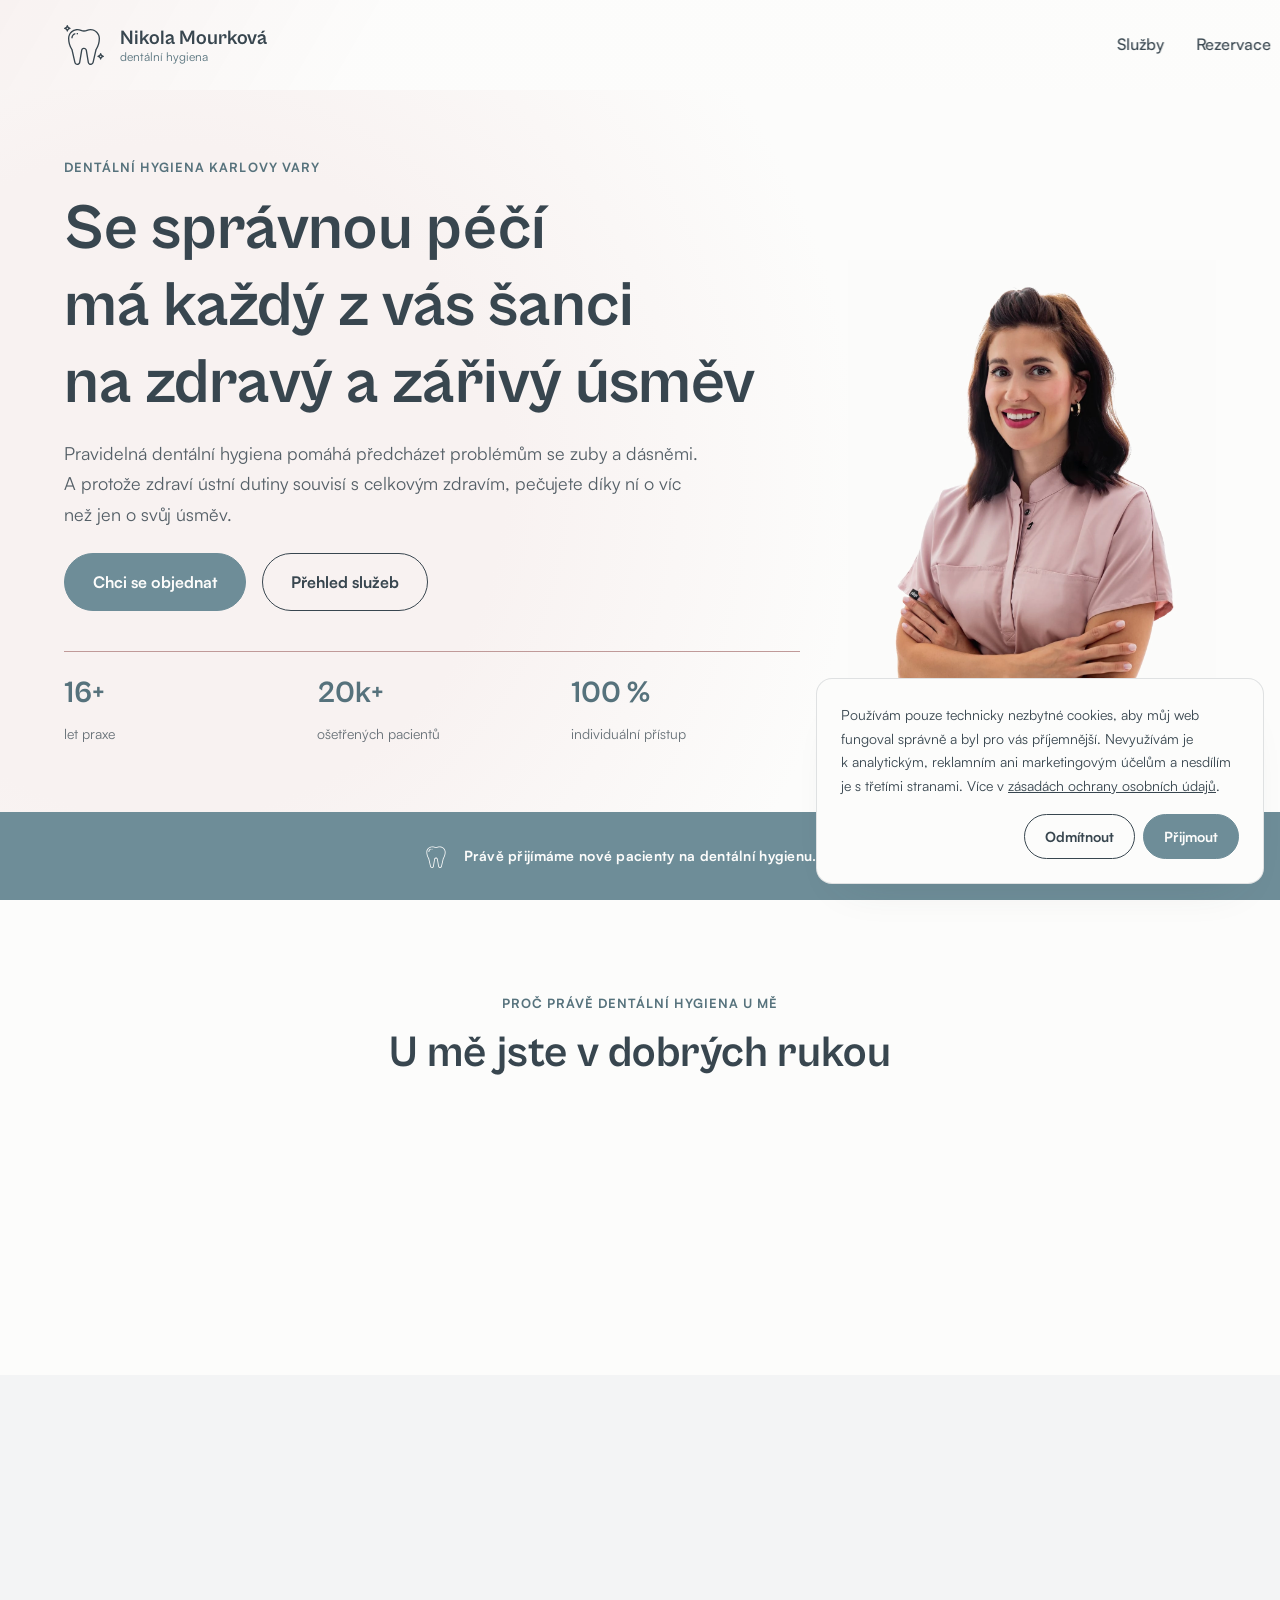
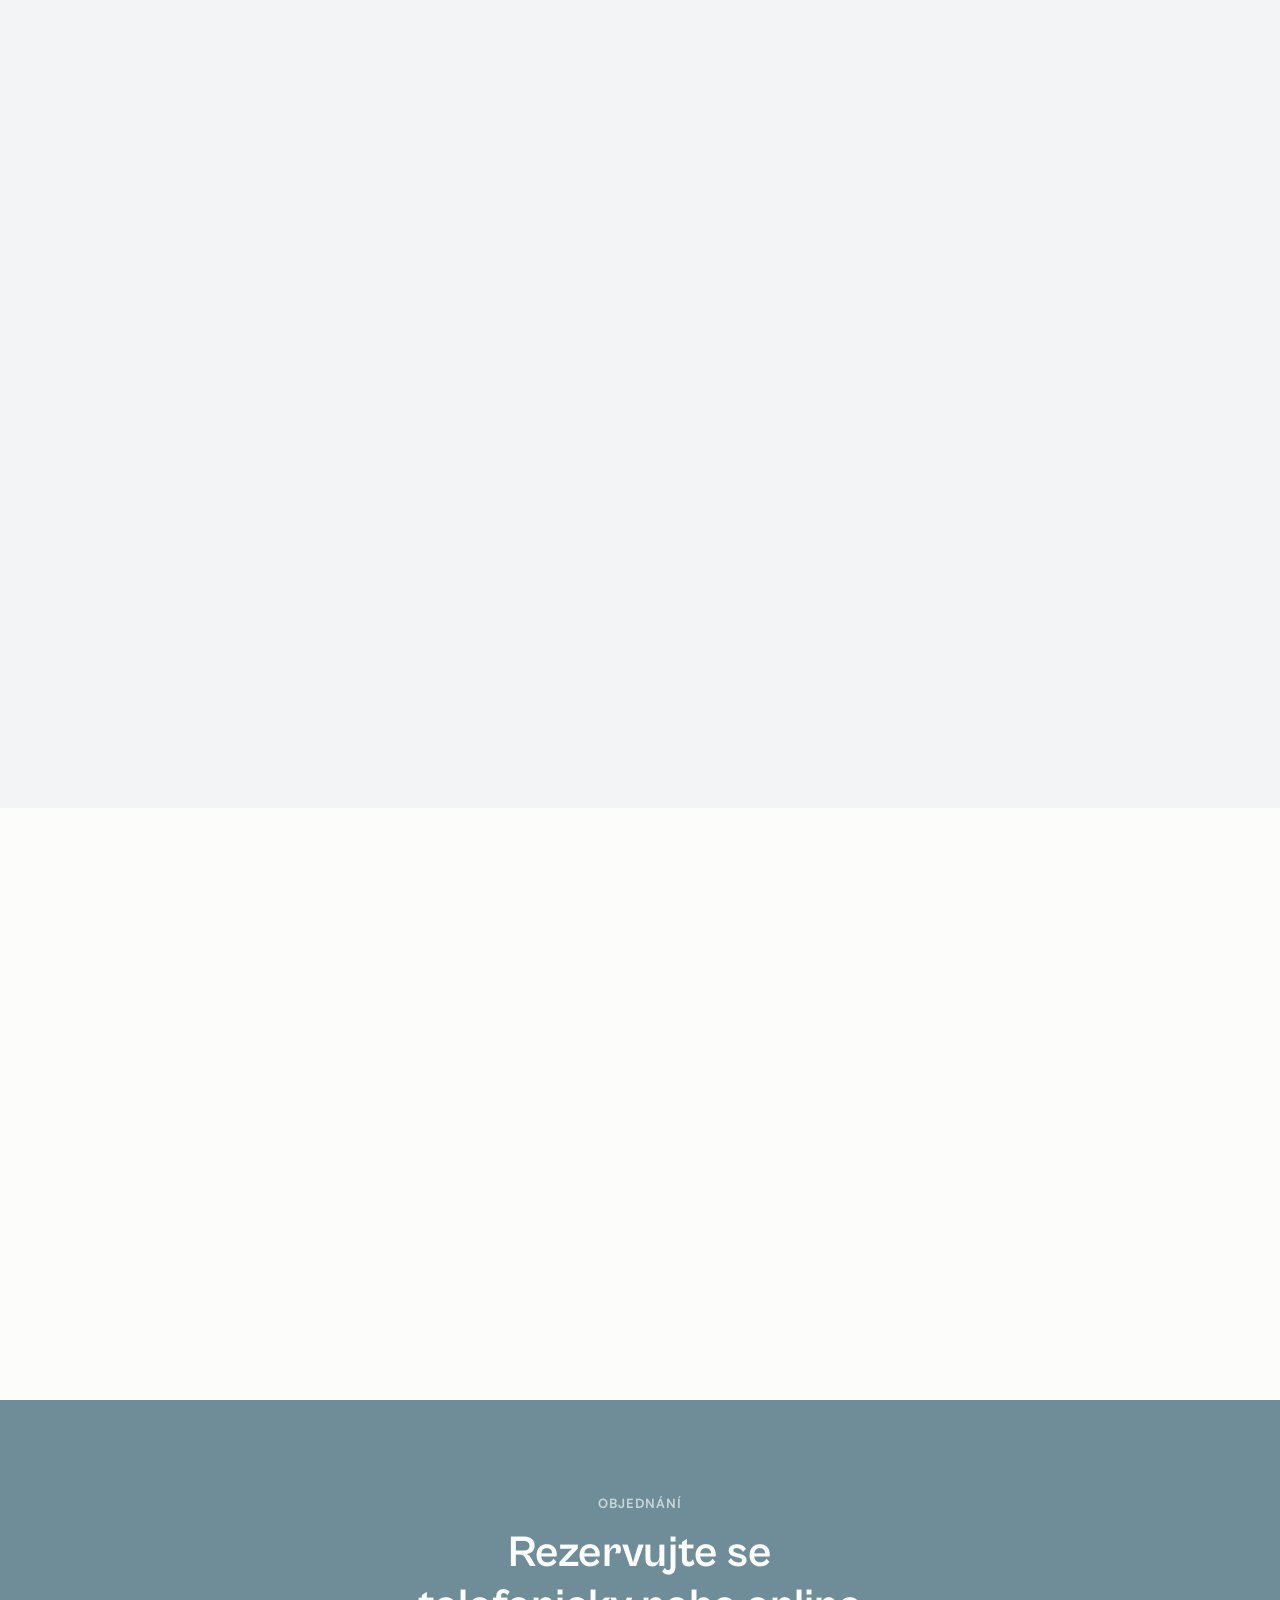
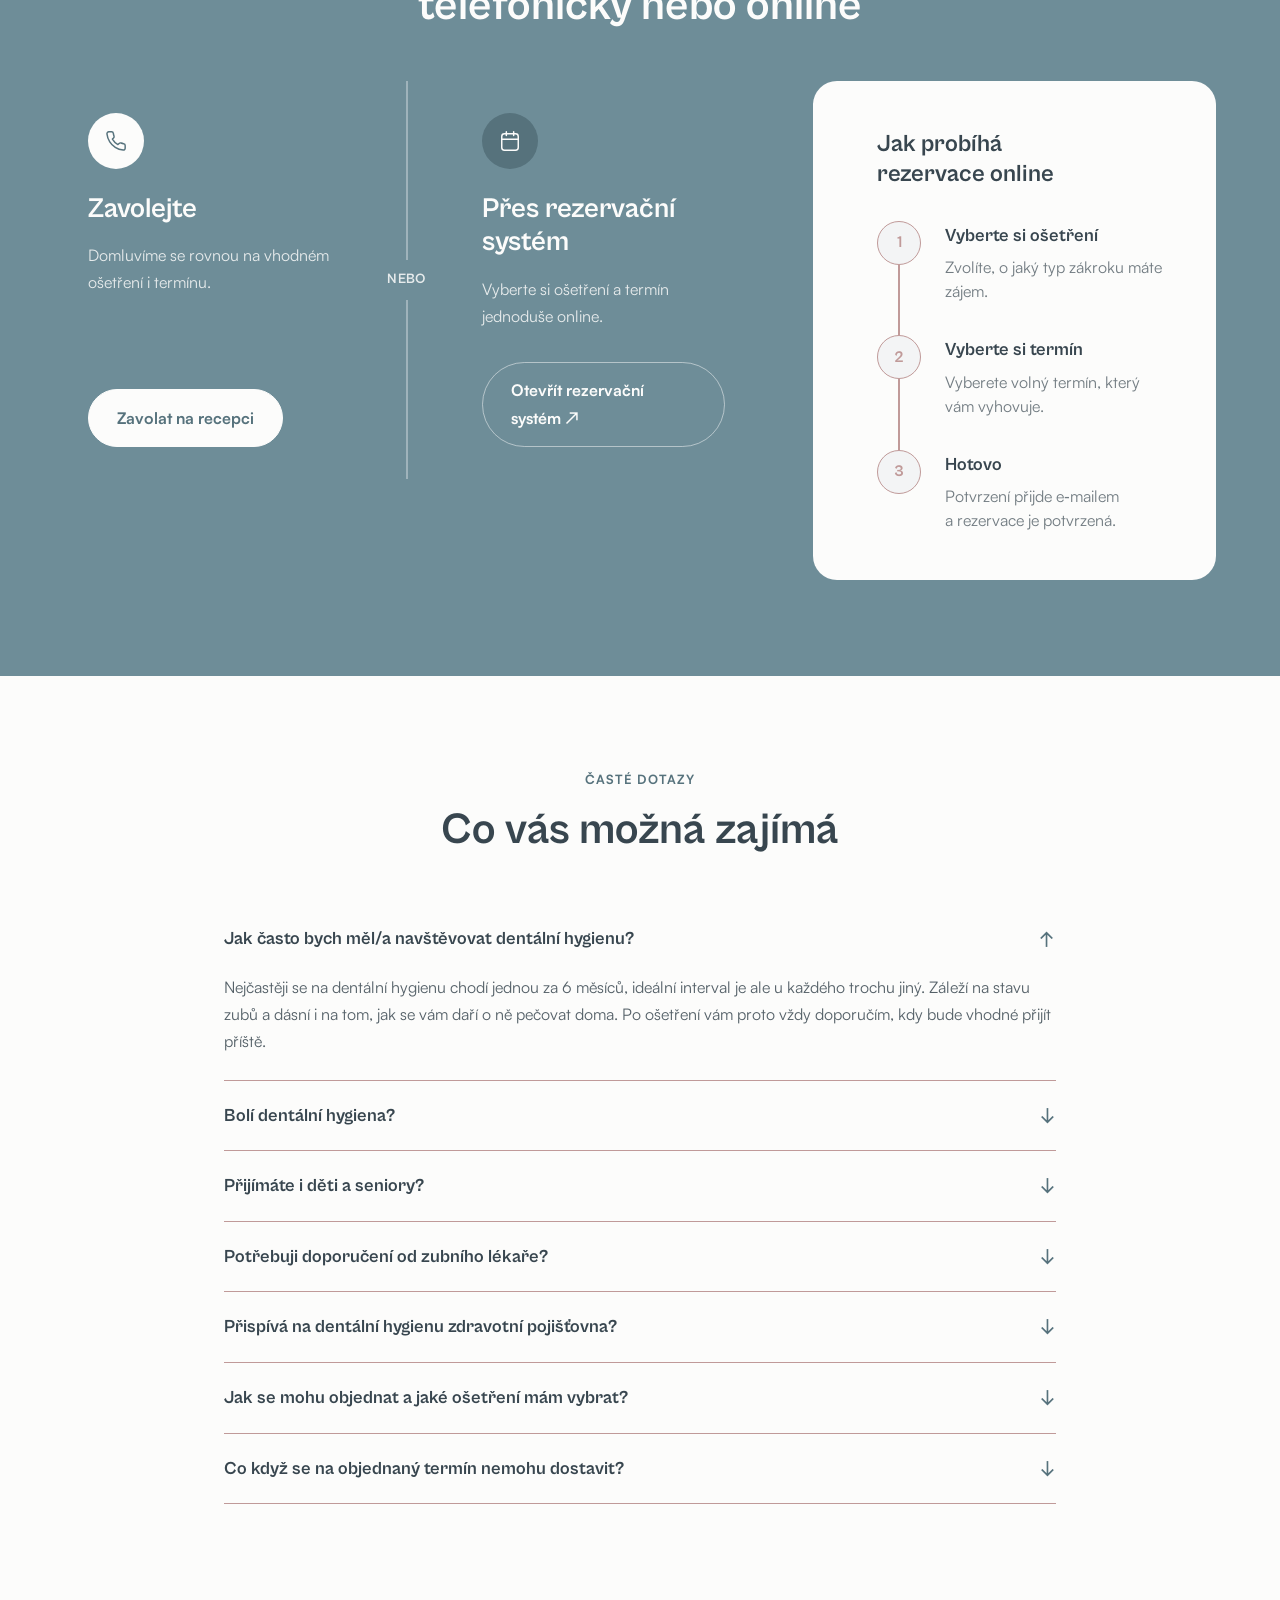
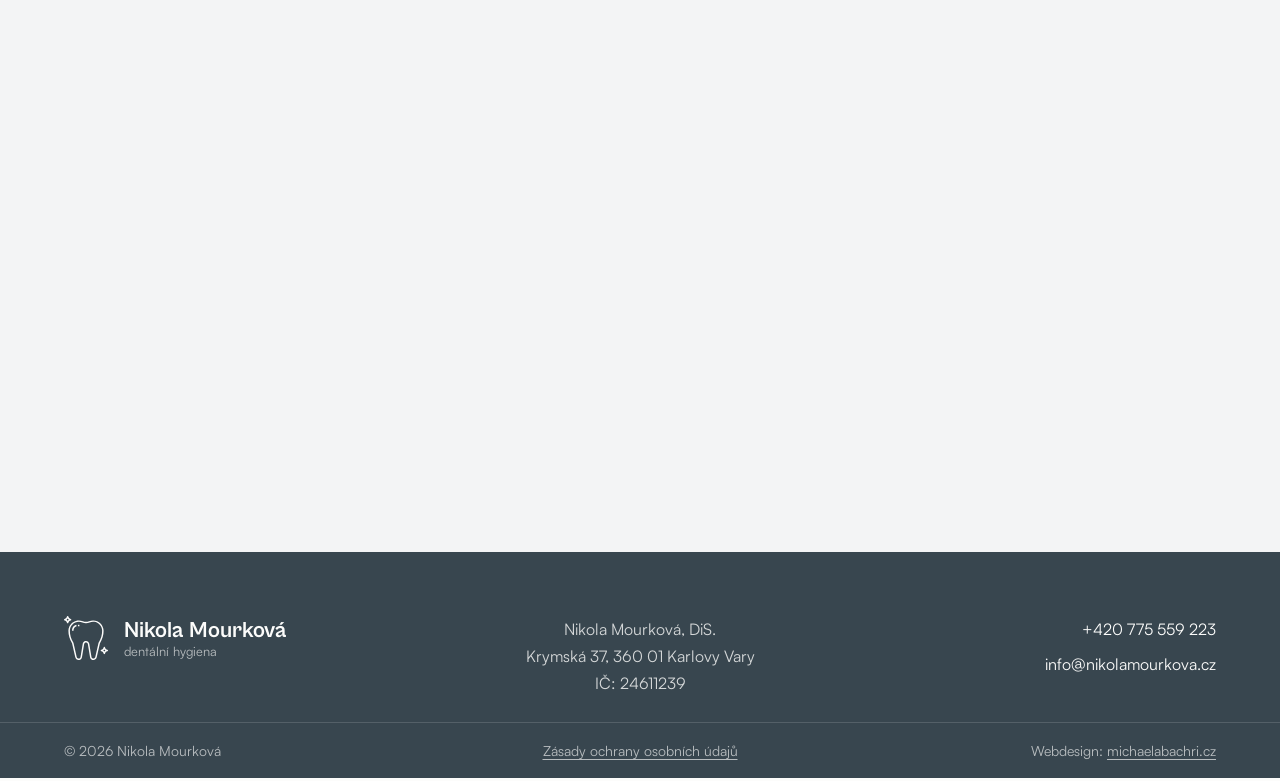
<file: index.html>
<!doctype html>
<html lang="cs">
<head>
<meta charset="UTF-8">
<meta name="viewport" content="width=device-width, initial-scale=1">
<title>Nikola Mourková – Dentální hygiena Karlovy Vary</title>
<meta name="description" content="Dentální hygiena v Karlových Varech. 16+ let praxe, moderní přístroj 2v1, vstřícný přístup pro děti, dospělé i seniory. Objednejte se ještě dnes.">
<link rel="canonical" href="https://nikolamourkova.cz/">

<!-- Open Graph -->
<meta property="og:type" content="website">
<meta property="og:title" content="Nikola Mourková – Dentální hygiena Karlovy Vary">
<meta property="og:description" content="Dentální hygiena v Karlových Varech. 16+ let praxe, moderní přístroj 2v1, vstřícný přístup pro děti, dospělé i seniory.">
<meta property="og:url" content="https://nikolamourkova.cz/">
<meta property="og:image" content="https://nikolamourkova.cz/images/og-image.jpg">
<meta property="og:image:width" content="1200">
<meta property="og:image:height" content="630">
<meta property="og:image:alt" content="Nikola Mourková – Dentální hygiena Karlovy Vary">
<meta property="og:locale" content="cs_CZ">
<meta name="twitter:card" content="summary_large_image">
<meta name="twitter:title" content="Nikola Mourková – Dentální hygiena Karlovy Vary">
<meta name="twitter:description" content="Dentální hygiena v Karlových Varech. 16+ let praxe, moderní přístroj 2v1, vstřícný přístup pro děti, dospělé i seniory.">
<meta name="twitter:image" content="https://nikolamourkova.cz/images/og-image.jpg">

<link rel="icon" href="favicon.svg" type="image/svg+xml">
<link rel="preload" href="fonts/CabinetGrotesk-Extrabold.woff2" as="font" type="font/woff2" crossorigin>
<link rel="preload" href="fonts/Satoshi-Regular.woff2" as="font" type="font/woff2" crossorigin>
<link rel="preload" href="images/hero-nikola-cutout.webp" as="image" type="image/webp">
<link rel="stylesheet" href="css/fonts.css">
<link rel="stylesheet" href="css/style.css?v=20260815">

<meta http-equiv="Content-Security-Policy" content="default-src 'self'; img-src 'self' data:; style-src 'self'; script-src 'self'; font-src 'self'; base-uri 'self'; form-action 'self'; object-src 'none'">

<script type="application/ld+json">
{
  "@context": "https://schema.org",
  "@type": "Dentist",
  "name": "Nikola Mourková, DiS. – dentální hygiena",
  "image": "https://nikolamourkova.cz/images/hero-nikola.jpg",
  "url": "https://nikolamourkova.cz/",
  "telephone": "+420775559223",
  "priceRange": "400–5500 Kč",
  "address": {
    "@type": "PostalAddress",
    "streetAddress": "Krymská 37",
    "addressLocality": "Karlovy Vary",
    "postalCode": "360 01",
    "addressCountry": "CZ"
  },
  "openingHoursSpecification": [
    { "@type": "OpeningHoursSpecification", "dayOfWeek": ["Monday","Tuesday","Wednesday"], "opens": "08:00", "closes": "16:00" },
    { "@type": "OpeningHoursSpecification", "dayOfWeek": "Thursday", "opens": "08:00", "closes": "18:00" },
    { "@type": "OpeningHoursSpecification", "dayOfWeek": "Friday", "opens": "08:00", "closes": "14:00" }
  ]
}
</script>
<script type="application/ld+json">
{
  "@context": "https://schema.org",
  "@type": "FAQPage",
  "mainEntity": [
    {
      "@type": "Question",
      "name": "Jak často bych měl/a navštěvovat dentální hygienu?",
      "acceptedAnswer": { "@type": "Answer", "text": "Nejčastěji se na dentální hygienu chodí jednou za 6 měsíců, ideální interval je ale u každého trochu jiný. Záleží na stavu zubů a dásní i na tom, jak se vám daří o ně pečovat doma. Po ošetření vám proto vždy doporučím, kdy bude vhodné přijít příště." }
    },
    {
      "@type": "Question",
      "name": "Bolí dentální hygiena?",
      "acceptedAnswer": { "@type": "Answer", "text": "Dentální hygiena by bolet neměla, první návštěva ale může být na citlivějších místech nepříjemná. Ošetření vždy přizpůsobím vašemu stavu a citlivosti. A pokud se vám bude dařit dodržovat doporučenou domácí péči, další návštěvy už mohou být spíš takovou zubní kosmetikou." }
    },
    {
      "@type": "Question",
      "name": "Přijímáte i děti a seniory?",
      "acceptedAnswer": { "@type": "Answer", "text": "Ano, na dentální hygienu ke mně mohou přijít děti, dospělí i senioři. U dětí je první návštěva individuální – některé ji zvládnou už kolem 4 let, jiné později. Čím dříve ale začnou, tím dříve si osvojí správné návyky v péči o zuby. Děti přicházejí s rodiči a ošetření vedu hravou formou, aby se cítily dobře a návštěvy se nemusely bát. Pro děti do 14 let platí zvýhodněný ceník." }
    },
    {
      "@type": "Question",
      "name": "Potřebuji doporučení od zubního lékaře?",
      "acceptedAnswer": { "@type": "Answer", "text": "Ne. Na dentální hygienu se můžete objednat sami, doporučení od zubního lékaře nepotřebujete." }
    },
    {
      "@type": "Question",
      "name": "Přispívá na dentální hygienu zdravotní pojišťovna?",
      "acceptedAnswer": { "@type": "Answer", "text": "Některé zdravotní pojišťovny na dentální hygienu přispívají v rámci preventivních programů. Výše příspěvku a podmínky se mohou měnit, proto si aktuální informace ověřte přímo u své pojišťovny." }
    },
    {
      "@type": "Question",
      "name": "Jak se mohu objednat a jaké ošetření mám vybrat?",
      "acceptedAnswer": { "@type": "Answer", "text": "Objednat se můžete telefonicky nebo online. Pokud jdete poprvé nebo jste na dentální hygieně nebyli déle než rok, zvolte vstupní ošetření na 60 minut. Při pravidelných návštěvách vyberte 45minutový recall; bělení je možné rezervovat až po absolvování vstupní dentální hygieny." }
    },
    {
      "@type": "Question",
      "name": "Co když se na objednaný termín nemohu dostavit?",
      "acceptedAnswer": { "@type": "Answer", "text": "Pokud se na objednaný termín nemůžete dostavit, dejte mi prosím vědět alespoň 24 hodin předem. Termín tak mohu nabídnout jinému pacientovi. Při pozdějším zrušení nebo neomluvené absenci bude termín zpoplatněn." }
    }
  ]
}
</script>
</head>
<body>
<a class="skip-link" href="#hlavni-obsah">Přeskočit na hlavní obsah</a>

<header class="site-header">
  <div class="container site-header__inner">
    <a href="#hlavni-obsah" class="logo" aria-label="Nikola Mourková – domů">
      <svg width="40" height="40" viewBox="0 0 480.034 480.034" aria-hidden="true" fill="currentColor"><path d="M79.883,38.653c-0.568-3.357-3.197-5.986-6.554-6.554c-13.036-2.178-23.25-12.395-25.424-25.432c-0.737-4.356-4.866-7.291-9.222-6.554c-3.357,0.568-5.986,3.197-6.554,6.554C29.955,19.704,19.741,29.922,6.705,32.099c-4.356,0.737-7.291,4.866-6.554,9.222c0.568,3.357,3.197,5.986,6.554,6.554c13.036,2.178,23.25,12.395,25.424,25.432c0.737,4.356,4.866,7.291,9.222,6.554c3.357-0.568,5.986-3.197,6.554-6.554c2.174-13.037,12.388-23.254,25.424-25.432C77.685,47.139,80.62,43.01,79.883,38.653z M40.017,51.411c-3.119-4.439-6.985-8.305-11.424-11.424c4.439-3.119,8.305-6.985,11.424-11.424c3.119,4.439,6.985,8.305,11.424,11.424C47.001,43.107,43.136,46.972,40.017,51.411z"/><path d="M317.825,47.979c-15.474-0.001-30.786,3.142-45.008,9.24c-20.955,8.927-44.645,8.927-65.6,0c-57.968-24.853-125.107,1.992-149.96,59.96c-6.097,14.222-9.241,29.534-9.24,45.008c-0.016,47.113,13.225,93.28,38.208,133.224l2.288,3.672l34.544,152c4.543,20.018,24.454,32.563,44.472,28.02c14.726-3.342,25.966-15.26,28.44-30.156l24-143.952c1.857-11.077,12.342-18.55,23.419-16.693c8.555,1.435,15.259,8.138,16.693,16.693l24,143.944c3.378,20.252,22.533,33.931,42.785,30.554c14.883-2.482,26.789-13.713,30.135-28.426l34.536-152l2.288-3.672c24.975-39.941,38.21-86.102,38.192-133.208C432.021,99.116,380.895,47.984,317.825,47.979z M380.241,286.939l-3.008,4.8c-0.472,0.761-0.817,1.593-1.024,2.464l-34.824,153.296c-2.593,11.404-13.94,18.547-25.344,15.954c-8.38-1.905-14.777-8.686-16.192-17.162l-24-143.944c-3.304-19.789-22.025-33.154-41.815-29.849c-15.303,2.555-27.294,14.546-29.849,29.849l-24,143.952c-1.911,11.533-12.811,19.334-24.344,17.422c-8.49-1.407-15.283-7.813-17.184-16.206l-34.832-153.304c-0.207-0.871-0.552-1.703-1.024-2.464l-3.008-4.8c-23.391-37.408-35.788-80.641-35.776-124.76c0.062-54.209,43.991-98.138,98.2-98.2c13.302-0.014,26.466,2.686,38.688,7.936c24.985,10.66,53.239,10.66,78.224,0c49.855-21.362,107.588,1.735,128.95,51.59c5.237,12.221,7.937,25.378,7.938,38.674C416.027,206.304,403.63,249.533,380.241,286.939z"/><path d="M136.017,103.987l-1.6-7.84c-16,3.208-46.4,20.68-46.4,63.84h16c0-40.568,32.24-47.872,33.6-48.168L136.017,103.987z"/><rect x="152.017" y="95.987" width="16" height="16"/><path d="M479.883,374.653c-0.568-3.357-3.197-5.986-6.554-6.554c-13.036-2.178-23.25-12.395-25.424-25.432c-0.737-4.356-4.866-7.291-9.222-6.554c-3.357,0.568-5.986,3.197-6.554,6.554c-2.174,13.037-12.388,23.254-25.424,25.432c-4.356,0.737-7.291,4.866-6.554,9.222c0.568,3.357,3.197,5.986,6.554,6.554c13.036,2.178,23.25,12.395,25.424,25.432c0.737,4.356,4.866,7.291,9.222,6.554c3.357-0.568,5.986-3.197,6.554-6.554c2.174-13.037,12.388-23.254,25.424-25.432C477.685,383.139,480.62,379.01,479.883,374.653z M440.017,387.411c-3.119-4.439-6.985-8.305-11.424-11.424c4.439-3.119,8.305-6.985,11.424-11.424c3.119,4.439,6.985,8.305,11.424,11.424C447.001,379.107,443.136,382.972,440.017,387.411z"/></svg>
      <span>Nikola Mourková<small>dentální hygiena</small></span>
    </a>

    <button class="nav-toggle" id="navToggle" aria-expanded="false" aria-controls="primaryNav" aria-label="Otevřít menu">
      <span></span><span></span><span></span>
    </button>

    <nav class="primary-nav" id="primaryNav">
      <ul>
        <li><a href="#sluzby">Služby</a></li>
        <li><a href="#rezervace">Rezervace</a></li>
        <li><a href="#dotazy">Dotazy</a></li>
        <li><a href="#kontakt">Kontakt</a></li>
      </ul>
      <a class="btn btn--accent nav-cta" href="https://rezervace.navstevalekare.cz/nikolamourkova" target="_blank" rel="noopener noreferrer">Rezervace&nbsp;↗</a>
    </nav>
  </div>
</header>

<main id="hlavni-obsah">

  <!-- 1. HERO -->
  <section class="hero">
    <div class="hero__blob" aria-hidden="true"></div>

    <div class="container hero__grid">
      <div class="hero__content">
        <h1 class="eyebrow">Dentální hygiena Karlovy Vary</h1>
        <h2>Se&nbsp;správnou péčí má&nbsp;každý z&nbsp;vás šanci na&nbsp;zdravý a&nbsp;zářivý úsměv</h2>
        <p class="hero__subtitle">Pravidelná dentální hygiena pomáhá předcházet problémům se&nbsp;zuby a&nbsp;dásněmi. A&nbsp;protože zdraví ústní dutiny souvisí s&nbsp;celkovým zdravím, pečujete díky ní o&nbsp;víc než&nbsp;jen o&nbsp;svůj úsměv.</p>
        <div class="hero__ctas">
          <a class="btn btn--accent" href="tel:+420775559223">Chci se objednat</a>
          <a class="btn btn--outline" href="#sluzby">Přehled služeb</a>
        </div>
        <ul class="trust-bar">
          <li><strong>16+</strong><span>let praxe</span></li>
          <li><strong>20k+</strong><span>ošetřených pacientů</span></li>
          <li><strong>100&nbsp;%</strong><span>individuální přístup</span></li>
        </ul>
      </div>
      <div class="hero__media">
        <picture>
          <source srcset="images/hero-nikola-cutout.webp" type="image/webp">
          <img src="images/hero-nikola.jpg" alt="Nikola Mourková, dentální hygienistka, s&nbsp;úsměvem" width="1200" height="1800">
        </picture>
      </div>
    </div>
  </section>

  <div class="infobar-sentinel" aria-hidden="true"></div>
  <!-- INFO BAR -->
  <div class="infobar">
    <p>
      <svg width="24" height="24" viewBox="0 0 480.034 480.034" aria-hidden="true" fill="currentColor"><path d="M317.825,47.979c-15.474-0.001-30.786,3.142-45.008,9.24c-20.955,8.927-44.645,8.927-65.6,0c-57.968-24.853-125.107,1.992-149.96,59.96c-6.097,14.222-9.241,29.534-9.24,45.008c-0.016,47.113,13.225,93.28,38.208,133.224l2.288,3.672l34.544,152c4.543,20.018,24.454,32.563,44.472,28.02c14.726-3.342,25.966-15.26,28.44-30.156l24-143.952c1.857-11.077,12.342-18.55,23.419-16.693c8.555,1.435,15.259,8.138,16.693,16.693l24,143.944c3.378,20.252,22.533,33.931,42.785,30.554c14.883-2.482,26.789-13.713,30.135-28.426l34.536-152l2.288-3.672c24.975-39.941,38.21-86.102,38.192-133.208C432.021,99.116,380.895,47.984,317.825,47.979z M380.241,286.939l-3.008,4.8c-0.472,0.761-0.817,1.593-1.024,2.464l-34.824,153.296c-2.593,11.404-13.94,18.547-25.344,15.954c-8.38-1.905-14.777-8.686-16.192-17.162l-24-143.944c-3.304-19.789-22.025-33.154-41.815-29.849c-15.303,2.555-27.294,14.546-29.849,29.849l-24,143.952c-1.911,11.533-12.811,19.334-24.344,17.422c-8.49-1.407-15.283-7.813-17.184-16.206l-34.832-153.304c-0.207-0.871-0.552-1.703-1.024-2.464l-3.008-4.8c-23.391-37.408-35.788-80.641-35.776-124.76c0.062-54.209,43.991-98.138,98.2-98.2c13.302-0.014,26.466,2.686,38.688,7.936c24.985,10.66,53.239,10.66,78.224,0c49.855-21.362,107.588,1.735,128.95,51.59c5.237,12.221,7.937,25.378,7.938,38.674C416.027,206.304,403.63,249.533,380.241,286.939z"/><path d="M136.017,103.987l-1.6-7.84c-16,3.208-46.4,20.68-46.4,63.84h16c0-40.568,32.24-47.872,33.6-48.168L136.017,103.987z"/><rect x="152.017" y="95.987" width="16" height="16"/></svg>
      <span class="infobar__text">Právě přijímáme nové pacienty na dentální hygienu.</span>
      <svg width="24" height="24" viewBox="0 0 480.034 480.034" aria-hidden="true" fill="currentColor"><path d="M317.825,47.979c-15.474-0.001-30.786,3.142-45.008,9.24c-20.955,8.927-44.645,8.927-65.6,0c-57.968-24.853-125.107,1.992-149.96,59.96c-6.097,14.222-9.241,29.534-9.24,45.008c-0.016,47.113,13.225,93.28,38.208,133.224l2.288,3.672l34.544,152c4.543,20.018,24.454,32.563,44.472,28.02c14.726-3.342,25.966-15.26,28.44-30.156l24-143.952c1.857-11.077,12.342-18.55,23.419-16.693c8.555,1.435,15.259,8.138,16.693,16.693l24,143.944c3.378,20.252,22.533,33.931,42.785,30.554c14.883-2.482,26.789-13.713,30.135-28.426l34.536-152l2.288-3.672c24.975-39.941,38.21-86.102,38.192-133.208C432.021,99.116,380.895,47.984,317.825,47.979z M380.241,286.939l-3.008,4.8c-0.472,0.761-0.817,1.593-1.024,2.464l-34.824,153.296c-2.593,11.404-13.94,18.547-25.344,15.954c-8.38-1.905-14.777-8.686-16.192-17.162l-24-143.944c-3.304-19.789-22.025-33.154-41.815-29.849c-15.303,2.555-27.294,14.546-29.849,29.849l-24,143.952c-1.911,11.533-12.811,19.334-24.344,17.422c-8.49-1.407-15.283-7.813-17.184-16.206l-34.832-153.304c-0.207-0.871-0.552-1.703-1.024-2.464l-3.008-4.8c-23.391-37.408-35.788-80.641-35.776-124.76c0.062-54.209,43.991-98.138,98.2-98.2c13.302-0.014,26.466,2.686,38.688,7.936c24.985,10.66,53.239,10.66,78.224,0c49.855-21.362,107.588,1.735,128.95,51.59c5.237,12.221,7.937,25.378,7.938,38.674C416.027,206.304,403.63,249.533,380.241,286.939z"/><path d="M136.017,103.987l-1.6-7.84c-16,3.208-46.4,20.68-46.4,63.84h16c0-40.568,32.24-47.872,33.6-48.168L136.017,103.987z"/><rect x="152.017" y="95.987" width="16" height="16"/></svg>
    </p>
  </div>

  <!-- 2. BENEFITY -->
  <section class="benefits" aria-labelledby="benefity-h2">
    <div class="container">
      <h2 class="eyebrow eyebrow--center">Proč právě dentální hygiena u&nbsp;mě</h2>
      <h3 id="benefity-h2" class="section-title section-title--center">U&nbsp;mě jste v&nbsp;dobrých rukou</h3>
      <div class="benefits__grid">
        <div class="benefit">
          <svg class="icon-tooth" viewBox="0 0 480.034 480.034" aria-hidden="true" fill="currentColor"><path d="M79.883,38.653c-0.568-3.357-3.197-5.986-6.554-6.554c-13.036-2.178-23.25-12.395-25.424-25.432c-0.737-4.356-4.866-7.291-9.222-6.554c-3.357,0.568-5.986,3.197-6.554,6.554C29.955,19.704,19.741,29.922,6.705,32.099c-4.356,0.737-7.291,4.866-6.554,9.222c0.568,3.357,3.197,5.986,6.554,6.554c13.036,2.178,23.25,12.395,25.424,25.432c0.737,4.356,4.866,7.291,9.222,6.554c3.357-0.568,5.986-3.197,6.554-6.554c2.174-13.037,12.388-23.254,25.424-25.432C77.685,47.139,80.62,43.01,79.883,38.653z M40.017,51.411c-3.119-4.439-6.985-8.305-11.424-11.424c4.439-3.119,8.305-6.985,11.424-11.424c3.119,4.439,6.985,8.305,11.424,11.424C47.001,43.107,43.136,46.972,40.017,51.411z"/><path d="M317.825,47.979c-15.474-0.001-30.786,3.142-45.008,9.24c-20.955,8.927-44.645,8.927-65.6,0c-57.968-24.853-125.107,1.992-149.96,59.96c-6.097,14.222-9.241,29.534-9.24,45.008c-0.016,47.113,13.225,93.28,38.208,133.224l2.288,3.672l34.544,152c4.543,20.018,24.454,32.563,44.472,28.02c14.726-3.342,25.966-15.26,28.44-30.156l24-143.952c1.857-11.077,12.342-18.55,23.419-16.693c8.555,1.435,15.259,8.138,16.693,16.693l24,143.944c3.378,20.252,22.533,33.931,42.785,30.554c14.883-2.482,26.789-13.713,30.135-28.426l34.536-152l2.288-3.672c24.975-39.941,38.21-86.102,38.192-133.208C432.021,99.116,380.895,47.984,317.825,47.979z M380.241,286.939l-3.008,4.8c-0.472,0.761-0.817,1.593-1.024,2.464l-34.824,153.296c-2.593,11.404-13.94,18.547-25.344,15.954c-8.38-1.905-14.777-8.686-16.192-17.162l-24-143.944c-3.304-19.789-22.025-33.154-41.815-29.849c-15.303,2.555-27.294,14.546-29.849,29.849l-24,143.952c-1.911,11.533-12.811,19.334-24.344,17.422c-8.49-1.407-15.283-7.813-17.184-16.206l-34.832-153.304c-0.207-0.871-0.552-1.703-1.024-2.464l-3.008-4.8c-23.391-37.408-35.788-80.641-35.776-124.76c0.062-54.209,43.991-98.138,98.2-98.2c13.302-0.014,26.466,2.686,38.688,7.936c24.985,10.66,53.239,10.66,78.224,0c49.855-21.362,107.588,1.735,128.95,51.59c5.237,12.221,7.937,25.378,7.938,38.674C416.027,206.304,403.63,249.533,380.241,286.939z"/><path d="M136.017,103.987l-1.6-7.84c-16,3.208-46.4,20.68-46.4,63.84h16c0-40.568,32.24-47.872,33.6-48.168L136.017,103.987z"/><rect x="152.017" y="95.987" width="16" height="16"/><path d="M479.883,374.653c-0.568-3.357-3.197-5.986-6.554-6.554c-13.036-2.178-23.25-12.395-25.424-25.432c-0.737-4.356-4.866-7.291-9.222-6.554c-3.357,0.568-5.986,3.197-6.554,6.554c-2.174,13.037-12.388,23.254-25.424,25.432c-4.356,0.737-7.291,4.866-6.554,9.222c0.568,3.357,3.197,5.986,6.554,6.554c13.036,2.178,23.25,12.395,25.424,25.432c0.737,4.356,4.866,7.291,9.222,6.554c3.357-0.568,5.986-3.197,6.554-6.554c2.174-13.037,12.388-23.254,25.424-25.432C477.685,383.139,480.62,379.01,479.883,374.653z M440.017,387.411c-3.119-4.439-6.985-8.305-11.424-11.424c4.439-3.119,8.305-6.985,11.424-11.424c3.119,4.439,6.985,8.305,11.424,11.424C447.001,379.107,443.136,382.972,440.017,387.411z"/></svg>
          <h3>Vstřícný přístup</h3>
          <p>Vyslechnu vaše potřeby a&nbsp;vše vám srozumitelně vysvětlím.</p>
        </div>
        <div class="benefit">
          <svg class="icon-tooth" viewBox="0 0 480.034 480.034" aria-hidden="true" fill="currentColor"><path d="M79.883,38.653c-0.568-3.357-3.197-5.986-6.554-6.554c-13.036-2.178-23.25-12.395-25.424-25.432c-0.737-4.356-4.866-7.291-9.222-6.554c-3.357,0.568-5.986,3.197-6.554,6.554C29.955,19.704,19.741,29.922,6.705,32.099c-4.356,0.737-7.291,4.866-6.554,9.222c0.568,3.357,3.197,5.986,6.554,6.554c13.036,2.178,23.25,12.395,25.424,25.432c0.737,4.356,4.866,7.291,9.222,6.554c3.357-0.568,5.986-3.197,6.554-6.554c2.174-13.037,12.388-23.254,25.424-25.432C77.685,47.139,80.62,43.01,79.883,38.653z M40.017,51.411c-3.119-4.439-6.985-8.305-11.424-11.424c4.439-3.119,8.305-6.985,11.424-11.424c3.119,4.439,6.985,8.305,11.424,11.424C47.001,43.107,43.136,46.972,40.017,51.411z"/><path d="M317.825,47.979c-15.474-0.001-30.786,3.142-45.008,9.24c-20.955,8.927-44.645,8.927-65.6,0c-57.968-24.853-125.107,1.992-149.96,59.96c-6.097,14.222-9.241,29.534-9.24,45.008c-0.016,47.113,13.225,93.28,38.208,133.224l2.288,3.672l34.544,152c4.543,20.018,24.454,32.563,44.472,28.02c14.726-3.342,25.966-15.26,28.44-30.156l24-143.952c1.857-11.077,12.342-18.55,23.419-16.693c8.555,1.435,15.259,8.138,16.693,16.693l24,143.944c3.378,20.252,22.533,33.931,42.785,30.554c14.883-2.482,26.789-13.713,30.135-28.426l34.536-152l2.288-3.672c24.975-39.941,38.21-86.102,38.192-133.208C432.021,99.116,380.895,47.984,317.825,47.979z M380.241,286.939l-3.008,4.8c-0.472,0.761-0.817,1.593-1.024,2.464l-34.824,153.296c-2.593,11.404-13.94,18.547-25.344,15.954c-8.38-1.905-14.777-8.686-16.192-17.162l-24-143.944c-3.304-19.789-22.025-33.154-41.815-29.849c-15.303,2.555-27.294,14.546-29.849,29.849l-24,143.952c-1.911,11.533-12.811,19.334-24.344,17.422c-8.49-1.407-15.283-7.813-17.184-16.206l-34.832-153.304c-0.207-0.871-0.552-1.703-1.024-2.464l-3.008-4.8c-23.391-37.408-35.788-80.641-35.776-124.76c0.062-54.209,43.991-98.138,98.2-98.2c13.302-0.014,26.466,2.686,38.688,7.936c24.985,10.66,53.239,10.66,78.224,0c49.855-21.362,107.588,1.735,128.95,51.59c5.237,12.221,7.937,25.378,7.938,38.674C416.027,206.304,403.63,249.533,380.241,286.939z"/><path d="M136.017,103.987l-1.6-7.84c-16,3.208-46.4,20.68-46.4,63.84h16c0-40.568,32.24-47.872,33.6-48.168L136.017,103.987z"/><rect x="152.017" y="95.987" width="16" height="16"/><path d="M479.883,374.653c-0.568-3.357-3.197-5.986-6.554-6.554c-13.036-2.178-23.25-12.395-25.424-25.432c-0.737-4.356-4.866-7.291-9.222-6.554c-3.357,0.568-5.986,3.197-6.554,6.554c-2.174,13.037-12.388,23.254-25.424,25.432c-4.356,0.737-7.291,4.866-6.554,9.222c0.568,3.357,3.197,5.986,6.554,6.554c13.036,2.178,23.25,12.395,25.424,25.432c0.737,4.356,4.866,7.291,9.222,6.554c3.357-0.568,5.986-3.197,6.554-6.554c2.174-13.037,12.388-23.254,25.424-25.432C477.685,383.139,480.62,379.01,479.883,374.653z M440.017,387.411c-3.119-4.439-6.985-8.305-11.424-11.424c4.439-3.119,8.305-6.985,11.424-11.424c3.119,4.439,6.985,8.305,11.424,11.424C447.001,379.107,443.136,382.972,440.017,387.411z"/></svg>
          <h3>Krátké čekací termíny</h3>
          <p>Na&nbsp;dentální hygienu u&nbsp;mě nemusíte čekat dlouhé měsíce.</p>
        </div>
        <div class="benefit">
          <svg class="icon-tooth" viewBox="0 0 480.034 480.034" aria-hidden="true" fill="currentColor"><path d="M79.883,38.653c-0.568-3.357-3.197-5.986-6.554-6.554c-13.036-2.178-23.25-12.395-25.424-25.432c-0.737-4.356-4.866-7.291-9.222-6.554c-3.357,0.568-5.986,3.197-6.554,6.554C29.955,19.704,19.741,29.922,6.705,32.099c-4.356,0.737-7.291,4.866-6.554,9.222c0.568,3.357,3.197,5.986,6.554,6.554c13.036,2.178,23.25,12.395,25.424,25.432c0.737,4.356,4.866,7.291,9.222,6.554c3.357-0.568,5.986-3.197,6.554-6.554c2.174-13.037,12.388-23.254,25.424-25.432C77.685,47.139,80.62,43.01,79.883,38.653z M40.017,51.411c-3.119-4.439-6.985-8.305-11.424-11.424c4.439-3.119,8.305-6.985,11.424-11.424c3.119,4.439,6.985,8.305,11.424,11.424C47.001,43.107,43.136,46.972,40.017,51.411z"/><path d="M317.825,47.979c-15.474-0.001-30.786,3.142-45.008,9.24c-20.955,8.927-44.645,8.927-65.6,0c-57.968-24.853-125.107,1.992-149.96,59.96c-6.097,14.222-9.241,29.534-9.24,45.008c-0.016,47.113,13.225,93.28,38.208,133.224l2.288,3.672l34.544,152c4.543,20.018,24.454,32.563,44.472,28.02c14.726-3.342,25.966-15.26,28.44-30.156l24-143.952c1.857-11.077,12.342-18.55,23.419-16.693c8.555,1.435,15.259,8.138,16.693,16.693l24,143.944c3.378,20.252,22.533,33.931,42.785,30.554c14.883-2.482,26.789-13.713,30.135-28.426l34.536-152l2.288-3.672c24.975-39.941,38.21-86.102,38.192-133.208C432.021,99.116,380.895,47.984,317.825,47.979z M380.241,286.939l-3.008,4.8c-0.472,0.761-0.817,1.593-1.024,2.464l-34.824,153.296c-2.593,11.404-13.94,18.547-25.344,15.954c-8.38-1.905-14.777-8.686-16.192-17.162l-24-143.944c-3.304-19.789-22.025-33.154-41.815-29.849c-15.303,2.555-27.294,14.546-29.849,29.849l-24,143.952c-1.911,11.533-12.811,19.334-24.344,17.422c-8.49-1.407-15.283-7.813-17.184-16.206l-34.832-153.304c-0.207-0.871-0.552-1.703-1.024-2.464l-3.008-4.8c-23.391-37.408-35.788-80.641-35.776-124.76c0.062-54.209,43.991-98.138,98.2-98.2c13.302-0.014,26.466,2.686,38.688,7.936c24.985,10.66,53.239,10.66,78.224,0c49.855-21.362,107.588,1.735,128.95,51.59c5.237,12.221,7.937,25.378,7.938,38.674C416.027,206.304,403.63,249.533,380.241,286.939z"/><path d="M136.017,103.987l-1.6-7.84c-16,3.208-46.4,20.68-46.4,63.84h16c0-40.568,32.24-47.872,33.6-48.168L136.017,103.987z"/><rect x="152.017" y="95.987" width="16" height="16"/><path d="M479.883,374.653c-0.568-3.357-3.197-5.986-6.554-6.554c-13.036-2.178-23.25-12.395-25.424-25.432c-0.737-4.356-4.866-7.291-9.222-6.554c-3.357,0.568-5.986,3.197-6.554,6.554c-2.174,13.037-12.388,23.254-25.424,25.432c-4.356,0.737-7.291,4.866-6.554,9.222c0.568,3.357,3.197,5.986,6.554,6.554c13.036,2.178,23.25,12.395,25.424,25.432c0.737,4.356,4.866,7.291,9.222,6.554c3.357-0.568,5.986-3.197,6.554-6.554c2.174-13.037,12.388-23.254,25.424-25.432C477.685,383.139,480.62,379.01,479.883,374.653z M440.017,387.411c-3.119-4.439-6.985-8.305-11.424-11.424c4.439-3.119,8.305-6.985,11.424-11.424c3.119,4.439,6.985,8.305,11.424,11.424C447.001,379.107,443.136,382.972,440.017,387.411z"/></svg>
          <h3>Moderní vybavení</h3>
          <p>Moderní vybavení mi&nbsp;umožňuje poskytovat tu&nbsp;nejlepší péči.</p>
        </div>
        <div class="benefit">
          <svg class="icon-tooth" viewBox="0 0 480.034 480.034" aria-hidden="true" fill="currentColor"><path d="M79.883,38.653c-0.568-3.357-3.197-5.986-6.554-6.554c-13.036-2.178-23.25-12.395-25.424-25.432c-0.737-4.356-4.866-7.291-9.222-6.554c-3.357,0.568-5.986,3.197-6.554,6.554C29.955,19.704,19.741,29.922,6.705,32.099c-4.356,0.737-7.291,4.866-6.554,9.222c0.568,3.357,3.197,5.986,6.554,6.554c13.036,2.178,23.25,12.395,25.424,25.432c0.737,4.356,4.866,7.291,9.222,6.554c3.357-0.568,5.986-3.197,6.554-6.554c2.174-13.037,12.388-23.254,25.424-25.432C77.685,47.139,80.62,43.01,79.883,38.653z M40.017,51.411c-3.119-4.439-6.985-8.305-11.424-11.424c4.439-3.119,8.305-6.985,11.424-11.424c3.119,4.439,6.985,8.305,11.424,11.424C47.001,43.107,43.136,46.972,40.017,51.411z"/><path d="M317.825,47.979c-15.474-0.001-30.786,3.142-45.008,9.24c-20.955,8.927-44.645,8.927-65.6,0c-57.968-24.853-125.107,1.992-149.96,59.96c-6.097,14.222-9.241,29.534-9.24,45.008c-0.016,47.113,13.225,93.28,38.208,133.224l2.288,3.672l34.544,152c4.543,20.018,24.454,32.563,44.472,28.02c14.726-3.342,25.966-15.26,28.44-30.156l24-143.952c1.857-11.077,12.342-18.55,23.419-16.693c8.555,1.435,15.259,8.138,16.693,16.693l24,143.944c3.378,20.252,22.533,33.931,42.785,30.554c14.883-2.482,26.789-13.713,30.135-28.426l34.536-152l2.288-3.672c24.975-39.941,38.21-86.102,38.192-133.208C432.021,99.116,380.895,47.984,317.825,47.979z M380.241,286.939l-3.008,4.8c-0.472,0.761-0.817,1.593-1.024,2.464l-34.824,153.296c-2.593,11.404-13.94,18.547-25.344,15.954c-8.38-1.905-14.777-8.686-16.192-17.162l-24-143.944c-3.304-19.789-22.025-33.154-41.815-29.849c-15.303,2.555-27.294,14.546-29.849,29.849l-24,143.952c-1.911,11.533-12.811,19.334-24.344,17.422c-8.49-1.407-15.283-7.813-17.184-16.206l-34.832-153.304c-0.207-0.871-0.552-1.703-1.024-2.464l-3.008-4.8c-23.391-37.408-35.788-80.641-35.776-124.76c0.062-54.209,43.991-98.138,98.2-98.2c13.302-0.014,26.466,2.686,38.688,7.936c24.985,10.66,53.239,10.66,78.224,0c49.855-21.362,107.588,1.735,128.95,51.59c5.237,12.221,7.937,25.378,7.938,38.674C416.027,206.304,403.63,249.533,380.241,286.939z"/><path d="M136.017,103.987l-1.6-7.84c-16,3.208-46.4,20.68-46.4,63.84h16c0-40.568,32.24-47.872,33.6-48.168L136.017,103.987z"/><rect x="152.017" y="95.987" width="16" height="16"/><path d="M479.883,374.653c-0.568-3.357-3.197-5.986-6.554-6.554c-13.036-2.178-23.25-12.395-25.424-25.432c-0.737-4.356-4.866-7.291-9.222-6.554c-3.357,0.568-5.986,3.197-6.554,6.554c-2.174,13.037-12.388,23.254-25.424,25.432c-4.356,0.737-7.291,4.866-6.554,9.222c0.568,3.357,3.197,5.986,6.554,6.554c13.036,2.178,23.25,12.395,25.424,25.432c0.737,4.356,4.866,7.291,9.222,6.554c3.357-0.568,5.986-3.197,6.554-6.554c2.174-13.037,12.388-23.254,25.424-25.432C477.685,383.139,480.62,379.01,479.883,374.653z M440.017,387.411c-3.119-4.439-6.985-8.305-11.424-11.424c4.439-3.119,8.305-6.985,11.424-11.424c3.119,4.439,6.985,8.305,11.424,11.424C447.001,379.107,443.136,382.972,440.017,387.411z"/></svg>
          <h3>Péče pro celou rodinu</h3>
          <p>Pečuji o&nbsp;děti, dospělé, seniory i&nbsp;pacienty s&nbsp;rovnátky.</p>
        </div>
      </div>
    </div>
  </section>

  <!-- 3. O MNĚ -->
  <section class="about" id="o-mne" aria-labelledby="about-h2">
    <div class="container about__grid">
      <div class="about__media">
        <img src="images/niky2.jpg" alt="Nikola Mourková, dentální hygienistka" width="1200" height="900" loading="lazy">
      </div>
      <div class="about__content">
        <h2 class="eyebrow">Nikola Mourková</h2>
        <h3 id="about-h2" class="section-title">Za&nbsp;všechno může špatné čištění? Tak&nbsp;jednoduché to&nbsp;není</h3>
        <p>Možná už&nbsp;jste někdy odcházeli z&nbsp;dentální hygieny <strong>s&nbsp;pocitem, že&nbsp;děláte všechno špatně</strong>. Že&nbsp;si&nbsp;nedostatečně čistíte zuby, málo se&nbsp;snažíte a&nbsp;za&nbsp;všechny problémy si&nbsp;vlastně můžete sami. <strong>U&nbsp;mě se&nbsp;podobného přístupu bát nemusíte.</strong></p>
        <p>Nezajímá mě jen to, jak&nbsp;držíte kartáček nebo kolikrát denně si&nbsp;čistíte zuby. Chci vědět, jaký je váš celkový zdravotní stav, co&nbsp;máte za&nbsp;sebou a&nbsp;jakým obdobím právě procházíte. Protože někdy <strong>člověk přesně ví, co&nbsp;by měl dělat</strong>, ale jeho současná situace mu&nbsp;to&nbsp;zkrátka neusnadňuje.</p>
        <p>Společně proto <strong>hledáme péči, která bude účinná, ale zároveň skutečně zvládnutelná</strong>. Každou vaši snahu beru jako něco, na&nbsp;čem můžeme dál stavět. Ukážu vám, co&nbsp;už&nbsp;děláte dobře, a&nbsp;srozumitelně vysvětlím, co&nbsp;a&nbsp;proč má&nbsp;smysl postupně změnit.</p>
        <p>Po&nbsp;škole jsem několik let pracovala jako <strong>ortodontická asistentka</strong> a&nbsp;zkušenosti získávala také v&nbsp;Praze. Díky tomu <strong>se&nbsp;na&nbsp;chrup dívám v&nbsp;širších souvislostech</strong>, lépe rozumím potřebám pacientů s&nbsp;rovnátky a&nbsp;dokážu upozornit, kdy&nbsp;by&nbsp;byla vhodná konzultace s&nbsp;ortodontistou. Dnes tyto zkušenosti využívám zpátky ve&nbsp;svém rodném městě, Karlových Varech.</p>
        <a class="btn btn--outline" href="tel:+420775559223">Domluvit termín</a>
      </div>
    </div>
  </section>

  <!-- 4. SLUŽBY -->
  <section class="services" id="sluzby" aria-labelledby="services-h2">
    <div class="container services__grid">
      <div class="services__intro">
        <h2 class="eyebrow">Služby</h2>
        <h3 id="services-h2" class="section-title">Co vám pomůžu vyřešit</h3>
        <p>Od&nbsp;odstranění plaku, zubního kamene a&nbsp;pigmentací až&nbsp;po&nbsp;péči při&nbsp;zánětu dásní nebo parodontitidě.</p>
        <p>Nechci vás ale jen ošetřit a&nbsp;poslat domů. Srozumitelně vám vysvětlím, co&nbsp;se&nbsp;ve&nbsp;vašich ústech děje a&nbsp;<strong>ukážu vám, jak&nbsp;o&nbsp;zuby správně pečovat</strong>. Společně <strong>vybereme vhodné pomůcky</strong>, naučím vás je&nbsp;používat a&nbsp;rovnou si&nbsp;je&nbsp;u&nbsp;mě můžete také zakoupit.</p>
      </div>
      <ul class="services__list">
        <li>
          <svg class="icon-tooth" viewBox="0 0 480.034 480.034" aria-hidden="true" fill="currentColor"><path d="M317.825,47.979c-15.474-0.001-30.786,3.142-45.008,9.24c-20.955,8.927-44.645,8.927-65.6,0c-57.968-24.853-125.107,1.992-149.96,59.96c-6.097,14.222-9.241,29.534-9.24,45.008c-0.016,47.113,13.225,93.28,38.208,133.224l2.288,3.672l34.544,152c4.543,20.018,24.454,32.563,44.472,28.02c14.726-3.342,25.966-15.26,28.44-30.156l24-143.952c1.857-11.077,12.342-18.55,23.419-16.693c8.555,1.435,15.259,8.138,16.693,16.693l24,143.944c3.378,20.252,22.533,33.931,42.785,30.554c14.883-2.482,26.789-13.713,30.135-28.426l34.536-152l2.288-3.672c24.975-39.941,38.21-86.102,38.192-133.208C432.021,99.116,380.895,47.984,317.825,47.979z M380.241,286.939l-3.008,4.8c-0.472,0.761-0.817,1.593-1.024,2.464l-34.824,153.296c-2.593,11.404-13.94,18.547-25.344,15.954c-8.38-1.905-14.777-8.686-16.192-17.162l-24-143.944c-3.304-19.789-22.025-33.154-41.815-29.849c-15.303,2.555-27.294,14.546-29.849,29.849l-24,143.952c-1.911,11.533-12.811,19.334-24.344,17.422c-8.49-1.407-15.283-7.813-17.184-16.206l-34.832-153.304c-0.207-0.871-0.552-1.703-1.024-2.464l-3.008-4.8c-23.391-37.408-35.788-80.641-35.776-124.76c0.062-54.209,43.991-98.138,98.2-98.2c13.302-0.014,26.466,2.686,38.688,7.936c24.985,10.66,53.239,10.66,78.224,0c49.855-21.362,107.588,1.735,128.95,51.59c5.237,12.221,7.937,25.378,7.938,38.674C416.027,206.304,403.63,249.533,380.241,286.939z"/><path d="M136.017,103.987l-1.6-7.84c-16,3.208-46.4,20.68-46.4,63.84h16c0-40.568,32.24-47.872,33.6-48.168L136.017,103.987z"/><rect x="152.017" y="95.987" width="16" height="16"/></svg>
          <span><strong>Vstupní dentální hygiena</strong><small>1&nbsp;500&nbsp;Kč</small></span>
        </li>
        <li>
          <svg class="icon-tooth" viewBox="0 0 480.034 480.034" aria-hidden="true" fill="currentColor"><path d="M317.825,47.979c-15.474-0.001-30.786,3.142-45.008,9.24c-20.955,8.927-44.645,8.927-65.6,0c-57.968-24.853-125.107,1.992-149.96,59.96c-6.097,14.222-9.241,29.534-9.24,45.008c-0.016,47.113,13.225,93.28,38.208,133.224l2.288,3.672l34.544,152c4.543,20.018,24.454,32.563,44.472,28.02c14.726-3.342,25.966-15.26,28.44-30.156l24-143.952c1.857-11.077,12.342-18.55,23.419-16.693c8.555,1.435,15.259,8.138,16.693,16.693l24,143.944c3.378,20.252,22.533,33.931,42.785,30.554c14.883-2.482,26.789-13.713,30.135-28.426l34.536-152l2.288-3.672c24.975-39.941,38.21-86.102,38.192-133.208C432.021,99.116,380.895,47.984,317.825,47.979z M380.241,286.939l-3.008,4.8c-0.472,0.761-0.817,1.593-1.024,2.464l-34.824,153.296c-2.593,11.404-13.94,18.547-25.344,15.954c-8.38-1.905-14.777-8.686-16.192-17.162l-24-143.944c-3.304-19.789-22.025-33.154-41.815-29.849c-15.303,2.555-27.294,14.546-29.849,29.849l-24,143.952c-1.911,11.533-12.811,19.334-24.344,17.422c-8.49-1.407-15.283-7.813-17.184-16.206l-34.832-153.304c-0.207-0.871-0.552-1.703-1.024-2.464l-3.008-4.8c-23.391-37.408-35.788-80.641-35.776-124.76c0.062-54.209,43.991-98.138,98.2-98.2c13.302-0.014,26.466,2.686,38.688,7.936c24.985,10.66,53.239,10.66,78.224,0c49.855-21.362,107.588,1.735,128.95,51.59c5.237,12.221,7.937,25.378,7.938,38.674C416.027,206.304,403.63,249.533,380.241,286.939z"/><path d="M136.017,103.987l-1.6-7.84c-16,3.208-46.4,20.68-46.4,63.84h16c0-40.568,32.24-47.872,33.6-48.168L136.017,103.987z"/><rect x="152.017" y="95.987" width="16" height="16"/></svg>
          <span><strong>Vstupní hygiena – děti do&nbsp;14&nbsp;let</strong><small>1&nbsp;200&nbsp;Kč</small></span>
        </li>
        <li>
          <svg class="icon-tooth" viewBox="0 0 480.034 480.034" aria-hidden="true" fill="currentColor"><path d="M317.825,47.979c-15.474-0.001-30.786,3.142-45.008,9.24c-20.955,8.927-44.645,8.927-65.6,0c-57.968-24.853-125.107,1.992-149.96,59.96c-6.097,14.222-9.241,29.534-9.24,45.008c-0.016,47.113,13.225,93.28,38.208,133.224l2.288,3.672l34.544,152c4.543,20.018,24.454,32.563,44.472,28.02c14.726-3.342,25.966-15.26,28.44-30.156l24-143.952c1.857-11.077,12.342-18.55,23.419-16.693c8.555,1.435,15.259,8.138,16.693,16.693l24,143.944c3.378,20.252,22.533,33.931,42.785,30.554c14.883-2.482,26.789-13.713,30.135-28.426l34.536-152l2.288-3.672c24.975-39.941,38.21-86.102,38.192-133.208C432.021,99.116,380.895,47.984,317.825,47.979z M380.241,286.939l-3.008,4.8c-0.472,0.761-0.817,1.593-1.024,2.464l-34.824,153.296c-2.593,11.404-13.94,18.547-25.344,15.954c-8.38-1.905-14.777-8.686-16.192-17.162l-24-143.944c-3.304-19.789-22.025-33.154-41.815-29.849c-15.303,2.555-27.294,14.546-29.849,29.849l-24,143.952c-1.911,11.533-12.811,19.334-24.344,17.422c-8.49-1.407-15.283-7.813-17.184-16.206l-34.832-153.304c-0.207-0.871-0.552-1.703-1.024-2.464l-3.008-4.8c-23.391-37.408-35.788-80.641-35.776-124.76c0.062-54.209,43.991-98.138,98.2-98.2c13.302-0.014,26.466,2.686,38.688,7.936c24.985,10.66,53.239,10.66,78.224,0c49.855-21.362,107.588,1.735,128.95,51.59c5.237,12.221,7.937,25.378,7.938,38.674C416.027,206.304,403.63,249.533,380.241,286.939z"/><path d="M136.017,103.987l-1.6-7.84c-16,3.208-46.4,20.68-46.4,63.84h16c0-40.568,32.24-47.872,33.6-48.168L136.017,103.987z"/><rect x="152.017" y="95.987" width="16" height="16"/></svg>
          <span><strong>Pravidelná návštěva (recall)</strong><small>900–1&nbsp;100&nbsp;Kč</small></span>
        </li>
        <li>
          <svg class="icon-tooth" viewBox="0 0 480.034 480.034" aria-hidden="true" fill="currentColor"><path d="M317.825,47.979c-15.474-0.001-30.786,3.142-45.008,9.24c-20.955,8.927-44.645,8.927-65.6,0c-57.968-24.853-125.107,1.992-149.96,59.96c-6.097,14.222-9.241,29.534-9.24,45.008c-0.016,47.113,13.225,93.28,38.208,133.224l2.288,3.672l34.544,152c4.543,20.018,24.454,32.563,44.472,28.02c14.726-3.342,25.966-15.26,28.44-30.156l24-143.952c1.857-11.077,12.342-18.55,23.419-16.693c8.555,1.435,15.259,8.138,16.693,16.693l24,143.944c3.378,20.252,22.533,33.931,42.785,30.554c14.883-2.482,26.789-13.713,30.135-28.426l34.536-152l2.288-3.672c24.975-39.941,38.21-86.102,38.192-133.208C432.021,99.116,380.895,47.984,317.825,47.979z M380.241,286.939l-3.008,4.8c-0.472,0.761-0.817,1.593-1.024,2.464l-34.824,153.296c-2.593,11.404-13.94,18.547-25.344,15.954c-8.38-1.905-14.777-8.686-16.192-17.162l-24-143.944c-3.304-19.789-22.025-33.154-41.815-29.849c-15.303,2.555-27.294,14.546-29.849,29.849l-24,143.952c-1.911,11.533-12.811,19.334-24.344,17.422c-8.49-1.407-15.283-7.813-17.184-16.206l-34.832-153.304c-0.207-0.871-0.552-1.703-1.024-2.464l-3.008-4.8c-23.391-37.408-35.788-80.641-35.776-124.76c0.062-54.209,43.991-98.138,98.2-98.2c13.302-0.014,26.466,2.686,38.688,7.936c24.985,10.66,53.239,10.66,78.224,0c49.855-21.362,107.588,1.735,128.95,51.59c5.237,12.221,7.937,25.378,7.938,38.674C416.027,206.304,403.63,249.533,380.241,286.939z"/><path d="M136.017,103.987l-1.6-7.84c-16,3.208-46.4,20.68-46.4,63.84h16c0-40.568,32.24-47.872,33.6-48.168L136.017,103.987z"/><rect x="152.017" y="95.987" width="16" height="16"/></svg>
          <span><strong>Pravidelná návštěva děti do&nbsp;14&nbsp;let (recall)</strong><small>800&nbsp;Kč</small></span>
        </li>
        <li>
          <svg class="icon-tooth" viewBox="0 0 480.034 480.034" aria-hidden="true" fill="currentColor"><path d="M317.825,47.979c-15.474-0.001-30.786,3.142-45.008,9.24c-20.955,8.927-44.645,8.927-65.6,0c-57.968-24.853-125.107,1.992-149.96,59.96c-6.097,14.222-9.241,29.534-9.24,45.008c-0.016,47.113,13.225,93.28,38.208,133.224l2.288,3.672l34.544,152c4.543,20.018,24.454,32.563,44.472,28.02c14.726-3.342,25.966-15.26,28.44-30.156l24-143.952c1.857-11.077,12.342-18.55,23.419-16.693c8.555,1.435,15.259,8.138,16.693,16.693l24,143.944c3.378,20.252,22.533,33.931,42.785,30.554c14.883-2.482,26.789-13.713,30.135-28.426l34.536-152l2.288-3.672c24.975-39.941,38.21-86.102,38.192-133.208C432.021,99.116,380.895,47.984,317.825,47.979z M380.241,286.939l-3.008,4.8c-0.472,0.761-0.817,1.593-1.024,2.464l-34.824,153.296c-2.593,11.404-13.94,18.547-25.344,15.954c-8.38-1.905-14.777-8.686-16.192-17.162l-24-143.944c-3.304-19.789-22.025-33.154-41.815-29.849c-15.303,2.555-27.294,14.546-29.849,29.849l-24,143.952c-1.911,11.533-12.811,19.334-24.344,17.422c-8.49-1.407-15.283-7.813-17.184-16.206l-34.832-153.304c-0.207-0.871-0.552-1.703-1.024-2.464l-3.008-4.8c-23.391-37.408-35.788-80.641-35.776-124.76c0.062-54.209,43.991-98.138,98.2-98.2c13.302-0.014,26.466,2.686,38.688,7.936c24.985,10.66,53.239,10.66,78.224,0c49.855-21.362,107.588,1.735,128.95,51.59c5.237,12.221,7.937,25.378,7.938,38.674C416.027,206.304,403.63,249.533,380.241,286.939z"/><path d="M136.017,103.987l-1.6-7.84c-16,3.208-46.4,20.68-46.4,63.84h16c0-40.568,32.24-47.872,33.6-48.168L136.017,103.987z"/><rect x="152.017" y="95.987" width="16" height="16"/></svg>
          <span><strong>Hloubkové čištění zubu (kyretáž)</strong><small>1&nbsp;000–1&nbsp;500&nbsp;Kč</small></span>
        </li>
        <li>
          <svg class="icon-tooth" viewBox="0 0 480.034 480.034" aria-hidden="true" fill="currentColor"><path d="M317.825,47.979c-15.474-0.001-30.786,3.142-45.008,9.24c-20.955,8.927-44.645,8.927-65.6,0c-57.968-24.853-125.107,1.992-149.96,59.96c-6.097,14.222-9.241,29.534-9.24,45.008c-0.016,47.113,13.225,93.28,38.208,133.224l2.288,3.672l34.544,152c4.543,20.018,24.454,32.563,44.472,28.02c14.726-3.342,25.966-15.26,28.44-30.156l24-143.952c1.857-11.077,12.342-18.55,23.419-16.693c8.555,1.435,15.259,8.138,16.693,16.693l24,143.944c3.378,20.252,22.533,33.931,42.785,30.554c14.883-2.482,26.789-13.713,30.135-28.426l34.536-152l2.288-3.672c24.975-39.941,38.21-86.102,38.192-133.208C432.021,99.116,380.895,47.984,317.825,47.979z M380.241,286.939l-3.008,4.8c-0.472,0.761-0.817,1.593-1.024,2.464l-34.824,153.296c-2.593,11.404-13.94,18.547-25.344,15.954c-8.38-1.905-14.777-8.686-16.192-17.162l-24-143.944c-3.304-19.789-22.025-33.154-41.815-29.849c-15.303,2.555-27.294,14.546-29.849,29.849l-24,143.952c-1.911,11.533-12.811,19.334-24.344,17.422c-8.49-1.407-15.283-7.813-17.184-16.206l-34.832-153.304c-0.207-0.871-0.552-1.703-1.024-2.464l-3.008-4.8c-23.391-37.408-35.788-80.641-35.776-124.76c0.062-54.209,43.991-98.138,98.2-98.2c13.302-0.014,26.466,2.686,38.688,7.936c24.985,10.66,53.239,10.66,78.224,0c49.855-21.362,107.588,1.735,128.95,51.59c5.237,12.221,7.937,25.378,7.938,38.674C416.027,206.304,403.63,249.533,380.241,286.939z"/><path d="M136.017,103.987l-1.6-7.84c-16,3.208-46.4,20.68-46.4,63.84h16c0-40.568,32.24-47.872,33.6-48.168L136.017,103.987z"/><rect x="152.017" y="95.987" width="16" height="16"/></svg>
          <span><strong>Konzultace</strong><small>400&nbsp;Kč</small></span>
        </li>
        <li>
          <svg class="icon-tooth" viewBox="0 0 480.034 480.034" aria-hidden="true" fill="currentColor"><path d="M317.825,47.979c-15.474-0.001-30.786,3.142-45.008,9.24c-20.955,8.927-44.645,8.927-65.6,0c-57.968-24.853-125.107,1.992-149.96,59.96c-6.097,14.222-9.241,29.534-9.24,45.008c-0.016,47.113,13.225,93.28,38.208,133.224l2.288,3.672l34.544,152c4.543,20.018,24.454,32.563,44.472,28.02c14.726-3.342,25.966-15.26,28.44-30.156l24-143.952c1.857-11.077,12.342-18.55,23.419-16.693c8.555,1.435,15.259,8.138,16.693,16.693l24,143.944c3.378,20.252,22.533,33.931,42.785,30.554c14.883-2.482,26.789-13.713,30.135-28.426l34.536-152l2.288-3.672c24.975-39.941,38.21-86.102,38.192-133.208C432.021,99.116,380.895,47.984,317.825,47.979z M380.241,286.939l-3.008,4.8c-0.472,0.761-0.817,1.593-1.024,2.464l-34.824,153.296c-2.593,11.404-13.94,18.547-25.344,15.954c-8.38-1.905-14.777-8.686-16.192-17.162l-24-143.944c-3.304-19.789-22.025-33.154-41.815-29.849c-15.303,2.555-27.294,14.546-29.849,29.849l-24,143.952c-1.911,11.533-12.811,19.334-24.344,17.422c-8.49-1.407-15.283-7.813-17.184-16.206l-34.832-153.304c-0.207-0.871-0.552-1.703-1.024-2.464l-3.008-4.8c-23.391-37.408-35.788-80.641-35.776-124.76c0.062-54.209,43.991-98.138,98.2-98.2c13.302-0.014,26.466,2.686,38.688,7.936c24.985,10.66,53.239,10.66,78.224,0c49.855-21.362,107.588,1.735,128.95,51.59c5.237,12.221,7.937,25.378,7.938,38.674C416.027,206.304,403.63,249.533,380.241,286.939z"/><path d="M136.017,103.987l-1.6-7.84c-16,3.208-46.4,20.68-46.4,63.84h16c0-40.568,32.24-47.872,33.6-48.168L136.017,103.987z"/><rect x="152.017" y="95.987" width="16" height="16"/></svg>
          <span><strong>Bělení zubů Opalescence</strong><small>5&nbsp;500&nbsp;Kč</small></span>
        </li>
        <li>
          <svg class="icon-tooth" viewBox="0 0 480.034 480.034" aria-hidden="true" fill="currentColor"><path d="M317.825,47.979c-15.474-0.001-30.786,3.142-45.008,9.24c-20.955,8.927-44.645,8.927-65.6,0c-57.968-24.853-125.107,1.992-149.96,59.96c-6.097,14.222-9.241,29.534-9.24,45.008c-0.016,47.113,13.225,93.28,38.208,133.224l2.288,3.672l34.544,152c4.543,20.018,24.454,32.563,44.472,28.02c14.726-3.342,25.966-15.26,28.44-30.156l24-143.952c1.857-11.077,12.342-18.55,23.419-16.693c8.555,1.435,15.259,8.138,16.693,16.693l24,143.944c3.378,20.252,22.533,33.931,42.785,30.554c14.883-2.482,26.789-13.713,30.135-28.426l34.536-152l2.288-3.672c24.975-39.941,38.21-86.102,38.192-133.208C432.021,99.116,380.895,47.984,317.825,47.979z M380.241,286.939l-3.008,4.8c-0.472,0.761-0.817,1.593-1.024,2.464l-34.824,153.296c-2.593,11.404-13.94,18.547-25.344,15.954c-8.38-1.905-14.777-8.686-16.192-17.162l-24-143.944c-3.304-19.789-22.025-33.154-41.815-29.849c-15.303,2.555-27.294,14.546-29.849,29.849l-24,143.952c-1.911,11.533-12.811,19.334-24.344,17.422c-8.49-1.407-15.283-7.813-17.184-16.206l-34.832-153.304c-0.207-0.871-0.552-1.703-1.024-2.464l-3.008-4.8c-23.391-37.408-35.788-80.641-35.776-124.76c0.062-54.209,43.991-98.138,98.2-98.2c13.302-0.014,26.466,2.686,38.688,7.936c24.985,10.66,53.239,10.66,78.224,0c49.855-21.362,107.588,1.735,128.95,51.59c5.237,12.221,7.937,25.378,7.938,38.674C416.027,206.304,403.63,249.533,380.241,286.939z"/><path d="M136.017,103.987l-1.6-7.84c-16,3.208-46.4,20.68-46.4,63.84h16c0-40.568,32.24-47.872,33.6-48.168L136.017,103.987z"/><rect x="152.017" y="95.987" width="16" height="16"/></svg>
          <span><strong>Dlaha na&nbsp;bruxismus</strong><small>2&nbsp;000&nbsp;Kč</small></span>
        </li>
      </ul>
    </div>
  </section>

  <!-- 5. REZERVAČNÍ SYSTÉM -->
  <section class="booking" id="rezervace" aria-labelledby="booking-h2">
    <div class="container">
      <div class="booking__head">
        <h2 class="eyebrow eyebrow--center eyebrow--light">Objednání</h2>
        <h3 id="booking-h2" class="section-title section-title--center section-title--light">Rezervujte se telefonicky nebo online</h3>
      </div>
      <div class="booking__grid">
        <div class="booking__cards">
          <div class="booking__option booking__option--phone">
            <span class="booking__icon booking__icon--phone" aria-hidden="true">
              <svg width="22" height="22" viewBox="0 0 24 24" fill="none" stroke="currentColor" stroke-width="1.6" stroke-linecap="round" stroke-linejoin="round"><path d="M22 16.92v3a2 2 0 0 1-2.18 2 19.79 19.79 0 0 1-8.63-3.07 19.5 19.5 0 0 1-6-6 19.79 19.79 0 0 1-3.07-8.67A2 2 0 0 1 4.11 2h3a2 2 0 0 1 2 1.72c.127.96.361 1.903.7 2.81a2 2 0 0 1-.45 2.11L8.09 9.91a16 16 0 0 0 6 6l1.27-1.27a2 2 0 0 1 2.11-.45c.907.339 1.85.573 2.81.7A2 2 0 0 1 22 16.92z"/></svg>
            </span>
            <h3 class="booking__option-title">Zavolejte</h3>
            <p class="booking__option-text">Domluvíme se rovnou na&nbsp;vhodném ošetření i&nbsp;termínu.</p>
            <a class="btn btn--accent booking__option-cta" href="tel:+420775559223">Zavolat na&nbsp;recepci</a>
          </div>
          <div class="booking__divider" aria-hidden="true">
            <span class="booking__divider-label">nebo</span>
          </div>
          <div class="booking__option booking__option--online">
            <span class="booking__icon booking__icon--calendar" aria-hidden="true">
              <svg width="22" height="22" viewBox="0 0 24 24" fill="none" stroke="currentColor" stroke-width="1.6" stroke-linecap="round" stroke-linejoin="round"><rect x="3" y="4" width="18" height="18" rx="3"/><line x1="16" y1="2" x2="16" y2="6"/><line x1="8" y1="2" x2="8" y2="6"/><line x1="3" y1="10" x2="21" y2="10"/></svg>
            </span>
            <h3 class="booking__option-title">Přes rezervační systém</h3>
            <p class="booking__option-text">Vyberte si&nbsp;ošetření a&nbsp;termín jednoduše online.</p>
            <a class="btn btn--outline booking__option-cta" href="https://rezervace.navstevalekare.cz/nikolamourkova" target="_blank" rel="noopener noreferrer">Otevřít rezervační systém&nbsp;↗</a>
          </div>
        </div>
        <div class="booking__steps">
          <h3 class="booking__steps-title">Jak probíhá rezervace online</h3>
          <ol class="timeline timeline--vertical">
            <li class="timeline__step">
              <span class="timeline__num">1</span>
              <div class="timeline__text">
                <strong>Vyberte si&nbsp;ošetření</strong>
                <p>Zvolíte, o&nbsp;jaký typ zákroku máte zájem.</p>
              </div>
            </li>
            <li class="timeline__step">
              <span class="timeline__num">2</span>
              <div class="timeline__text">
                <strong>Vyberte si&nbsp;termín</strong>
                <p>Vyberete volný termín, který vám&nbsp;vyhovuje.</p>
              </div>
            </li>
            <li class="timeline__step">
              <span class="timeline__num">3</span>
              <div class="timeline__text">
                <strong>Hotovo</strong>
                <p>Potvrzení přijde e&#8209;mailem a&nbsp;rezervace je&nbsp;potvrzená.</p>
              </div>
            </li>
          </ol>
        </div>
      </div>
    </div>
  </section>

  <!-- 6. FAQ -->
  <section class="faq" id="dotazy" aria-labelledby="faq-h2">
    <div class="container">
      <h2 class="eyebrow eyebrow--center">Časté dotazy</h2>
      <h3 id="faq-h2" class="section-title section-title--center">Co vás možná zajímá</h3>
      <div class="accordion">
        <div class="accordion__item is-open">
          <h3><button class="accordion__trigger" aria-expanded="true">Jak často bych měl/a navštěvovat dentální hygienu?</button></h3>
          <div class="accordion__panel"><p>Nejčastěji se na&nbsp;dentální hygienu chodí jednou za&nbsp;6&nbsp;měsíců, ideální interval je ale u&nbsp;každého trochu jiný. Záleží na&nbsp;stavu zubů a&nbsp;dásní i&nbsp;na&nbsp;tom, jak se vám daří o&nbsp;ně pečovat doma. Po&nbsp;ošetření vám proto vždy doporučím, kdy bude vhodné přijít příště.</p></div>
        </div>
        <div class="accordion__item">
          <h3><button class="accordion__trigger" aria-expanded="false">Bolí dentální hygiena?</button></h3>
          <div class="accordion__panel"><p>Dentální hygiena by bolet neměla, první návštěva ale může být na&nbsp;citlivějších místech nepříjemná. Ošetření vždy přizpůsobím vašemu stavu a&nbsp;citlivosti. A&nbsp;pokud se vám bude dařit dodržovat doporučenou domácí péči, další návštěvy už mohou být spíš takovou „zubní kosmetikou“. :-)</p></div>
        </div>
        <div class="accordion__item">
          <h3><button class="accordion__trigger" aria-expanded="false">Přijímáte i&nbsp;děti a&nbsp;seniory?</button></h3>
          <div class="accordion__panel"><p>Ano, na&nbsp;dentální hygienu ke&nbsp;mně mohou přijít děti, dospělí i&nbsp;senioři. U&nbsp;dětí je první návštěva individuální – některé ji zvládnou už&nbsp;kolem 4&nbsp;let, jiné později. Čím dříve ale začnou, tím dříve si osvojí správné návyky v&nbsp;péči o&nbsp;zuby. Děti přicházejí s&nbsp;rodiči a&nbsp;ošetření vedu hravou formou, aby se cítily dobře a&nbsp;návštěvy se nemusely bát. Pro&nbsp;děti do&nbsp;14&nbsp;let platí zvýhodněný ceník.</p></div>
        </div>
        <div class="accordion__item">
          <h3><button class="accordion__trigger" aria-expanded="false">Potřebuji doporučení od&nbsp;zubního lékaře?</button></h3>
          <div class="accordion__panel"><p>Ne. Na&nbsp;dentální hygienu se můžete objednat sami, doporučení od&nbsp;zubního lékaře nepotřebujete.</p></div>
        </div>
        <div class="accordion__item">
          <h3><button class="accordion__trigger" aria-expanded="false">Přispívá na&nbsp;dentální hygienu zdravotní pojišťovna?</button></h3>
          <div class="accordion__panel"><p>Některé zdravotní pojišťovny na&nbsp;dentální hygienu přispívají v&nbsp;rámci preventivních programů. Výše příspěvku a&nbsp;podmínky se mohou měnit, proto si aktuální informace ověřte přímo u&nbsp;své pojišťovny.</p></div>
        </div>
        <div class="accordion__item">
          <h3><button class="accordion__trigger" aria-expanded="false">Jak se mohu objednat a&nbsp;jaké ošetření mám vybrat?</button></h3>
          <div class="accordion__panel"><p>Objednat se můžete telefonicky na&nbsp;čísle <a href="tel:+420775559223">+420&nbsp;775&nbsp;559&nbsp;223</a> nebo <a href="https://rezervace.navstevalekare.cz/nikolamourkova" target="_blank" rel="noopener noreferrer">online</a>. Pokud jdete poprvé nebo jste na&nbsp;dentální hygieně nebyli déle než&nbsp;rok, zvolte vstupní ošetření na&nbsp;60&nbsp;minut. Při&nbsp;pravidelných návštěvách vyberte 45minutový recall; bělení je možné rezervovat až&nbsp;po&nbsp;absolvování vstupní dentální hygieny.</p></div>
        </div>
        <div class="accordion__item">
          <h3><button class="accordion__trigger" aria-expanded="false">Co&nbsp;když se na&nbsp;objednaný termín nemohu dostavit?</button></h3>
          <div class="accordion__panel"><p>Pokud se na&nbsp;objednaný termín nemůžete dostavit, dejte mi prosím vědět alespoň 24&nbsp;hodin předem. Termín tak mohu nabídnout jinému pacientovi. Při&nbsp;pozdějším zrušení nebo neomluvené absenci bude termín zpoplatněn.</p></div>
        </div>
      </div>
    </div>
  </section>

  <!-- 7. KONTAKT -->
  <section class="contact" id="kontakt" aria-labelledby="contact-h2">
    <div class="container contact__grid">
      <div class="contact__col contact__heading">
        <h2 class="eyebrow">Kontakt</h2>
        <h3 id="contact-h2" class="section-title">Ráda zodpovím vaše dotazy nebo s&nbsp;vámi domluvím termín</h3>
      </div>
      <div class="contact__col">
        <div class="contact__col-head">
          <svg class="icon-tooth" viewBox="0 0 24 24" aria-hidden="true"><path fill="currentColor" d="M6.6 10.8c1.4 2.8 3.8 5.2 6.6 6.6l2.2-2.2c.3-.3.7-.4 1-.2 1.1.4 2.3.6 3.6.6.6 0 1 .4 1 1V20c0 .6-.4 1-1 1C10.6 21 3 13.4 3 4c0-.6.4-1 1-1h3.4c.6 0 1 .4 1 1 0 1.3.2 2.5.6 3.6.1.4 0 .8-.2 1L6.6 10.8Z"/></svg>
          <h3>Telefon</h3>
        </div>
        <p><a href="tel:+420775559223">+420&nbsp;775&nbsp;559&nbsp;223</a><br><small>recepce – objednání</small></p>
        <p><a href="tel:+420601284247">+420&nbsp;601&nbsp;284&nbsp;247</a><br><small>Nikola Mourková – hygienistka</small></p>
        <p class="contact__note"><small>Pokud se nedovoláte, ozveme se vám zpět.</small></p>
      </div>
      <div class="contact__col">
        <div class="contact__col-head">
          <svg class="icon-tooth" viewBox="0 0 24 24" aria-hidden="true"><path fill="currentColor" fill-rule="evenodd" clip-rule="evenodd" d="M12 1a11 11 0 1 0 0 22 11 11 0 0 0 0-22Zm0 2.6a8.4 8.4 0 1 1 0 16.8 8.4 8.4 0 0 1 0-16.8Z"/><path fill="currentColor" d="M11.2 6.4a.9.9 0 0 1 1.8 0v5.1l3.3 1.9a.9.9 0 1 1-.9 1.6l-3.7-2.1a.9.9 0 0 1-.5-.8V6.4Z"/></svg>
          <h3>Ordinační doba</h3>
        </div>
        <p>Pondělí<br>8:00 – 12:00</p>
        <p>Úterý<br>13:00 – 18:30</p>
        <p>Středa<br>8:00 – 12:15, 13:00 – 14:00</p>
        <p>Čtvrtek<br>8:00 – 12:15, 13:00 – 14:00</p>
        <p>Pátek<br>8:00 – 12:15, 13:00 – 14:00</p>
      </div>
      <div class="contact__col">
        <div class="contact__col-head">
          <svg class="icon-tooth" viewBox="0 0 24 24" aria-hidden="true"><path fill="currentColor" d="M12 1a9 9 0 0 0-9 9c0 6.3 8 12.6 8.3 12.9a1 1 0 0 0 1.4 0C13 22.6 21 16.3 21 10a9 9 0 0 0-9-9Zm0 12.5A3.5 3.5 0 1 1 12 6.5a3.5 3.5 0 0 1 0 7Z"/></svg>
          <h3>Adresa</h3>
        </div>
        <p>Krymská 37<br>360&nbsp;01&nbsp;Karlovy Vary<br><small>1.&nbsp;patro, ordinace MUDr.&nbsp;Jecha</small></p>
        <p><a class="text-link" href="https://www.google.com/maps?q=Krymsk%C3%A1%2037%2C%20Karlovy%20Vary" target="_blank" rel="noopener noreferrer">Zobrazit na&nbsp;mapě&nbsp;↗</a></p>
      </div>
    </div>
  </section>

</main>

<!-- 8. PATIČKA -->
<footer class="site-footer">
  <div class="container site-footer__inner">
    <div class="site-footer__brand">
      <a href="#hlavni-obsah" class="logo logo--footer" aria-label="Nikola Mourková – domů">
        <svg width="44" height="44" viewBox="0 0 480.034 480.034" aria-hidden="true" fill="currentColor"><path d="M79.883,38.653c-0.568-3.357-3.197-5.986-6.554-6.554c-13.036-2.178-23.25-12.395-25.424-25.432c-0.737-4.356-4.866-7.291-9.222-6.554c-3.357,0.568-5.986,3.197-6.554,6.554C29.955,19.704,19.741,29.922,6.705,32.099c-4.356,0.737-7.291,4.866-6.554,9.222c0.568,3.357,3.197,5.986,6.554,6.554c13.036,2.178,23.25,12.395,25.424,25.432c0.737,4.356,4.866,7.291,9.222,6.554c3.357-0.568,5.986-3.197,6.554-6.554c2.174-13.037,12.388-23.254,25.424-25.432C77.685,47.139,80.62,43.01,79.883,38.653z M40.017,51.411c-3.119-4.439-6.985-8.305-11.424-11.424c4.439-3.119,8.305-6.985,11.424-11.424c3.119,4.439,6.985,8.305,11.424,11.424C47.001,43.107,43.136,46.972,40.017,51.411z"/><path d="M317.825,47.979c-15.474-0.001-30.786,3.142-45.008,9.24c-20.955,8.927-44.645,8.927-65.6,0c-57.968-24.853-125.107,1.992-149.96,59.96c-6.097,14.222-9.241,29.534-9.24,45.008c-0.016,47.113,13.225,93.28,38.208,133.224l2.288,3.672l34.544,152c4.543,20.018,24.454,32.563,44.472,28.02c14.726-3.342,25.966-15.26,28.44-30.156l24-143.952c1.857-11.077,12.342-18.55,23.419-16.693c8.555,1.435,15.259,8.138,16.693,16.693l24,143.944c3.378,20.252,22.533,33.931,42.785,30.554c14.883-2.482,26.789-13.713,30.135-28.426l34.536-152l2.288-3.672c24.975-39.941,38.21-86.102,38.192-133.208C432.021,99.116,380.895,47.984,317.825,47.979z M380.241,286.939l-3.008,4.8c-0.472,0.761-0.817,1.593-1.024,2.464l-34.824,153.296c-2.593,11.404-13.94,18.547-25.344,15.954c-8.38-1.905-14.777-8.686-16.192-17.162l-24-143.944c-3.304-19.789-22.025-33.154-41.815-29.849c-15.303,2.555-27.294,14.546-29.849,29.849l-24,143.952c-1.911,11.533-12.811,19.334-24.344,17.422c-8.49-1.407-15.283-7.813-17.184-16.206l-34.832-153.304c-0.207-0.871-0.552-1.703-1.024-2.464l-3.008-4.8c-23.391-37.408-35.788-80.641-35.776-124.76c0.062-54.209,43.991-98.138,98.2-98.2c13.302-0.014,26.466,2.686,38.688,7.936c24.985,10.66,53.239,10.66,78.224,0c49.855-21.362,107.588,1.735,128.95,51.59c5.237,12.221,7.937,25.378,7.938,38.674C416.027,206.304,403.63,249.533,380.241,286.939z"/><path d="M136.017,103.987l-1.6-7.84c-16,3.208-46.4,20.68-46.4,63.84h16c0-40.568,32.24-47.872,33.6-48.168L136.017,103.987z"/><rect x="152.017" y="95.987" width="16" height="16"/><path d="M479.883,374.653c-0.568-3.357-3.197-5.986-6.554-6.554c-13.036-2.178-23.25-12.395-25.424-25.432c-0.737-4.356-4.866-7.291-9.222-6.554c-3.357,0.568-5.986,3.197-6.554,6.554c-2.174,13.037-12.388,23.254-25.424,25.432c-4.356,0.737-7.291,4.866-6.554,9.222c0.568,3.357,3.197,5.986,6.554,6.554c13.036,2.178,23.25,12.395,25.424,25.432c0.737,4.356,4.866,7.291,9.222,6.554c3.357-0.568,5.986-3.197,6.554-6.554c2.174-13.037,12.388-23.254,25.424-25.432C477.685,383.139,480.62,379.01,479.883,374.653z M440.017,387.411c-3.119-4.439-6.985-8.305-11.424-11.424c4.439-3.119,8.305-6.985,11.424-11.424c3.119,4.439,6.985,8.305,11.424,11.424C447.001,379.107,443.136,382.972,440.017,387.411z"/></svg>
        <span>Nikola Mourková<small>dentální hygiena</small></span>
      </a>
    </div>
    <div class="site-footer__info">
      <p>Nikola Mourková, DiS.<br>Krymská 37, 360&nbsp;01&nbsp;Karlovy Vary<br>IČ: 24611239</p>
    </div>
    <div class="site-footer__contact">
      <h2 class="visually-hidden">Kontaktní údaje</h2>
      <p><a href="tel:+420775559223">+420&nbsp;775&nbsp;559&nbsp;223</a></p>
      <p><a href="mailto:info@nikolamourkova.cz">info@nikolamourkova.cz</a></p>
    </div>
  </div>
  <div class="site-footer__divider"></div>
  <div class="container site-footer__bottom">
    <p>&copy; <span id="rok"></span> Nikola Mourková</p>
    <p class="site-footer__privacy"><a href="ochrana-osobnich-udaju">Zásady ochrany osobních údajů</a></p>
    <p>Webdesign: <a href="https://michaelabachri.cz" target="_blank" rel="noopener noreferrer">michaelabachri.cz</a></p>
  </div>
</footer>

<div class="cookie-bar" id="cookieBar" role="dialog" aria-live="polite" aria-label="Souhlas s&nbsp;používáním cookies" hidden>
  <p>Používám pouze technicky nezbytné cookies, aby můj web fungoval správně a byl pro vás příjemnější. Nevyužívám je k&nbsp;analytickým, reklamním ani marketingovým účelům a&nbsp;nesdílím je s&nbsp;třetími stranami. Více v&nbsp;<a href="ochrana-osobnich-udaju">zásadách ochrany osobních údajů</a>.</p>
  <div class="cookie-bar__actions">
    <button class="btn btn--outline btn--small" id="cookieReject" type="button">Odmítnout</button>
    <button class="btn btn--accent btn--small" id="cookieAccept" type="button">Přijmout</button>
  </div>
</div>

<script src="js/script.js?v=20260815" defer></script>
</body>
</html>
</file>
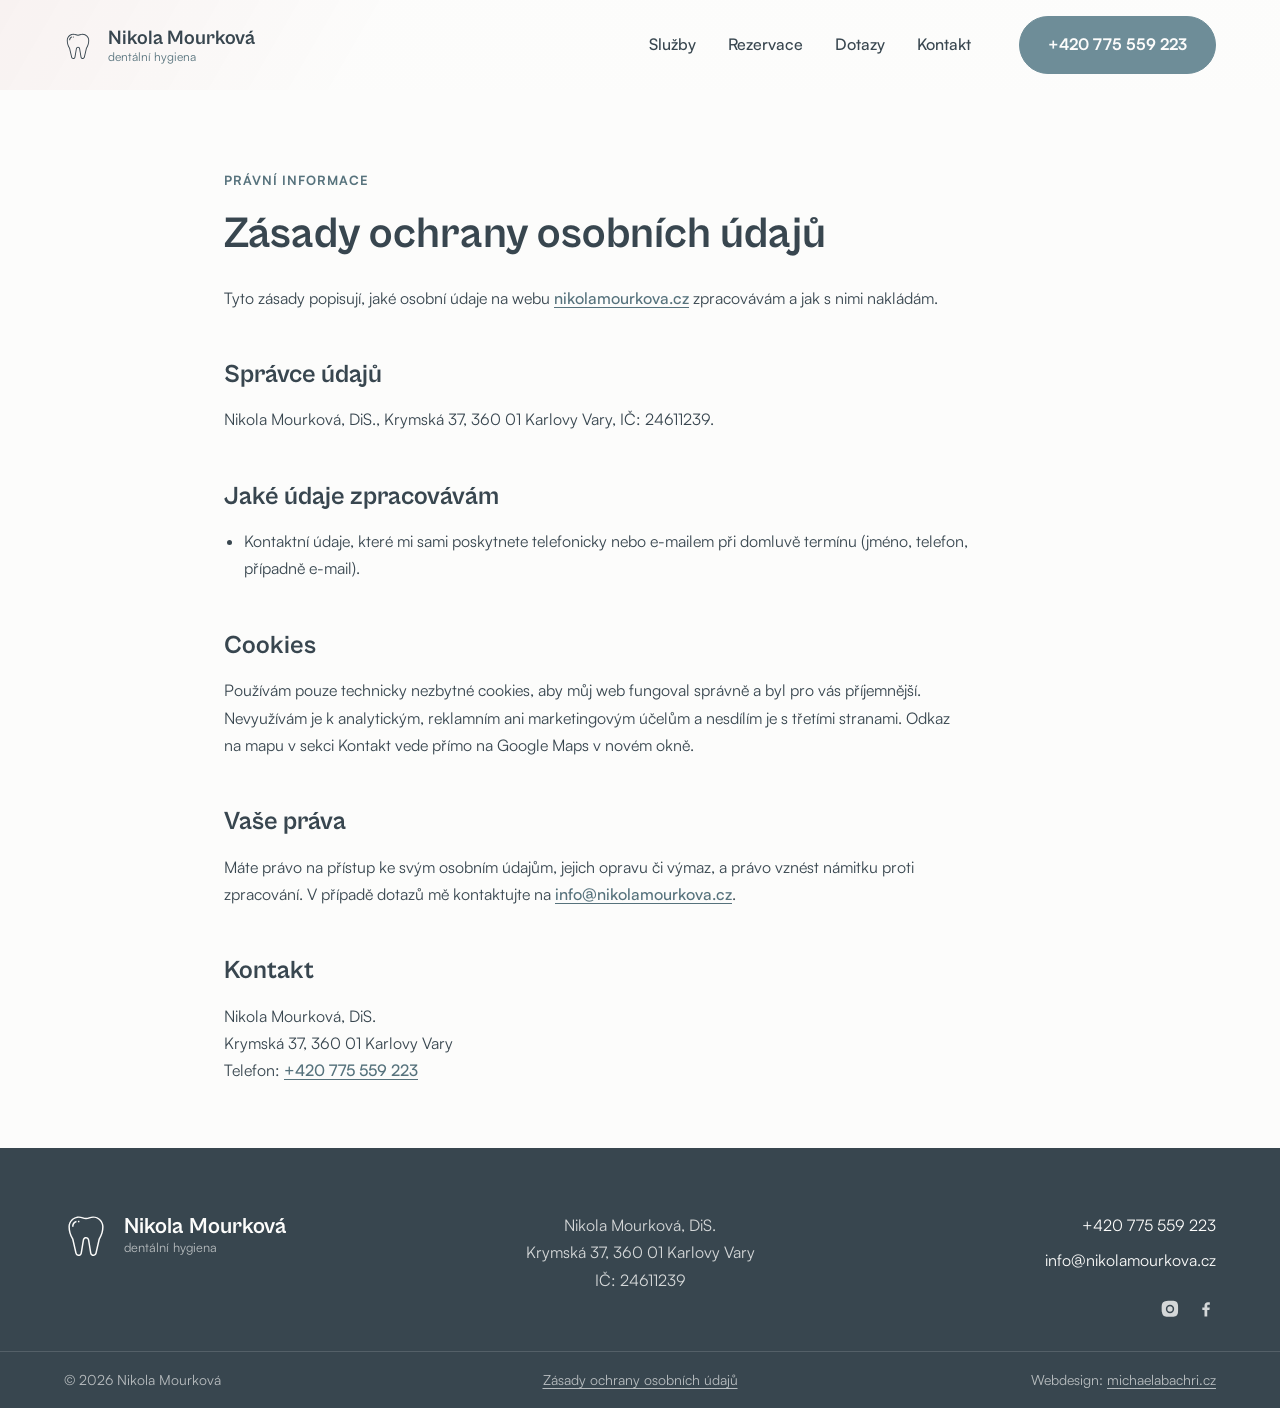
<file: ochrana-osobnich-udaju.html>
<!doctype html>
<html lang="cs">
<head>
<meta charset="UTF-8">
<meta name="viewport" content="width=device-width, initial-scale=1">
<title>Zásady ochrany osobních údajů – Nikola Mourková</title>
<meta name="description" content="Informace o zpracování osobních údajů na webu Nikoly Mourkové, dentální hygienistky v Karlových Varech.">
<link rel="canonical" href="https://nikolamourkova.cz/ochrana-osobnich-udaju">
<link rel="icon" href="favicon.svg" type="image/svg+xml">
<link rel="stylesheet" href="css/fonts.css">
<link rel="stylesheet" href="css/style.css?v=20260815">
<meta http-equiv="Content-Security-Policy" content="default-src 'self'; img-src 'self' data:; style-src 'self'; script-src 'self'; font-src 'self'; base-uri 'self'; form-action 'self'; object-src 'none'">
</head>
<body>
<header class="site-header">
  <div class="container site-header__inner">
    <a href="/" class="logo" aria-label="Nikola Mourková – domů">
      <svg width="28" height="28" viewBox="0 0 480.034 480.034" aria-hidden="true" fill="currentColor"><path d="M317.825,47.979c-15.474-0.001-30.786,3.142-45.008,9.24c-20.955,8.927-44.645,8.927-65.6,0c-57.968-24.853-125.107,1.992-149.96,59.96c-6.097,14.222-9.241,29.534-9.24,45.008c-0.016,47.113,13.225,93.28,38.208,133.224l2.288,3.672l34.544,152c4.543,20.018,24.454,32.563,44.472,28.02c14.726-3.342,25.966-15.26,28.44-30.156l24-143.952c1.857-11.077,12.342-18.55,23.419-16.693c8.555,1.435,15.259,8.138,16.693,16.693l24,143.944c3.378,20.252,22.533,33.931,42.785,30.554c14.883-2.482,26.789-13.713,30.135-28.426l34.536-152l2.288-3.672c24.975-39.941,38.21-86.102,38.192-133.208C432.021,99.116,380.895,47.984,317.825,47.979z M380.241,286.939l-3.008,4.8c-0.472,0.761-0.817,1.593-1.024,2.464l-34.824,153.296c-2.593,11.404-13.94,18.547-25.344,15.954c-8.38-1.905-14.777-8.686-16.192-17.162l-24-143.944c-3.304-19.789-22.025-33.154-41.815-29.849c-15.303,2.555-27.294,14.546-29.849,29.849l-24,143.952c-1.911,11.533-12.811,19.334-24.344,17.422c-8.49-1.407-15.283-7.813-17.184-16.206l-34.832-153.304c-0.207-0.871-0.552-1.703-1.024-2.464l-3.008-4.8c-23.391-37.408-35.788-80.641-35.776-124.76c0.062-54.209,43.991-98.138,98.2-98.2c13.302-0.014,26.466,2.686,38.688,7.936c24.985,10.66,53.239,10.66,78.224,0c49.855-21.362,107.588,1.735,128.95,51.59c5.237,12.221,7.937,25.378,7.938,38.674C416.027,206.304,403.63,249.533,380.241,286.939z"/><path d="M136.017,103.987l-1.6-7.84c-16,3.208-46.4,20.68-46.4,63.84h16c0-40.568,32.24-47.872,33.6-48.168L136.017,103.987z"/><rect x="152.017" y="95.987" width="16" height="16"/></svg>
      <span>Nikola Mourková<small>dentální hygiena</small></span>
    </a>

    <button class="nav-toggle" id="navToggle" aria-expanded="false" aria-controls="primaryNav" aria-label="Otevřít menu">
      <span></span><span></span><span></span>
    </button>

    <nav class="primary-nav" id="primaryNav">
      <ul>
        <li><a href="/#sluzby">Služby</a></li>
        <li><a href="/#rezervace">Rezervace</a></li>
        <li><a href="/#dotazy">Dotazy</a></li>
        <li><a href="/#kontakt">Kontakt</a></li>
      </ul>
      <a class="btn btn--accent nav-cta" href="tel:+420775559223">+420&nbsp;775&nbsp;559&nbsp;223</a>
    </nav>
  </div>
</header>

<main id="hlavni-obsah">
  <section class="legal">
    <div class="container">
      <p class="eyebrow">Právní informace</p>
      <h1 class="section-title">Zásady ochrany osobních údajů</h1>
      <p>Tyto zásady popisují, jaké osobní údaje na&nbsp;webu <a class="text-link" href="/">nikolamourkova.cz</a> zpracovávám a&nbsp;jak s&nbsp;nimi nakládám.</p>

      <h2>Správce údajů</h2>
      <p>Nikola Mourková, DiS., Krymská&nbsp;37, 360&nbsp;01&nbsp;Karlovy Vary, IČ:&nbsp;24611239.</p>

      <h2>Jaké údaje zpracovávám</h2>
      <ul>
        <li>Kontaktní údaje, které mi sami poskytnete telefonicky nebo e-mailem při domluvě termínu (jméno, telefon, případně e-mail).</li>
      </ul>

      <h2>Cookies</h2>
      <p>Používám pouze technicky nezbytné cookies, aby můj web fungoval správně a byl pro vás příjemnější. Nevyužívám je k&nbsp;analytickým, reklamním ani marketingovým účelům a&nbsp;nesdílím je s&nbsp;třetími stranami. Odkaz na&nbsp;mapu v&nbsp;sekci Kontakt vede přímo na&nbsp;Google Maps v&nbsp;novém okně.</p>

      <h2>Vaše práva</h2>
      <p>Máte právo na&nbsp;přístup ke&nbsp;svým osobním údajům, jejich opravu či&nbsp;výmaz, a&nbsp;právo vznést námitku proti zpracování. V&nbsp;případě dotazů mě kontaktujte na&nbsp;<a class="text-link" href="mailto:info@nikolamourkova.cz">info@nikolamourkova.cz</a>.</p>

      <h2>Kontakt</h2>
      <p>Nikola Mourková, DiS.<br>Krymská 37, 360&nbsp;01&nbsp;Karlovy Vary<br>Telefon: <a class="text-link" href="tel:+420775559223">+420&nbsp;775&nbsp;559&nbsp;223</a></p>
    </div>
  </section>
</main>

<footer class="site-footer">
  <div class="container site-footer__inner">
    <div class="site-footer__brand">
      <a href="/" class="logo logo--footer" aria-label="Nikola Mourková – domů">
        <svg width="44" height="44" viewBox="0 0 480.034 480.034" aria-hidden="true" fill="currentColor"><path d="M317.825,47.979c-15.474-0.001-30.786,3.142-45.008,9.24c-20.955,8.927-44.645,8.927-65.6,0c-57.968-24.853-125.107,1.992-149.96,59.96c-6.097,14.222-9.241,29.534-9.24,45.008c-0.016,47.113,13.225,93.28,38.208,133.224l2.288,3.672l34.544,152c4.543,20.018,24.454,32.563,44.472,28.02c14.726-3.342,25.966-15.26,28.44-30.156l24-143.952c1.857-11.077,12.342-18.55,23.419-16.693c8.555,1.435,15.259,8.138,16.693,16.693l24,143.944c3.378,20.252,22.533,33.931,42.785,30.554c14.883-2.482,26.789-13.713,30.135-28.426l34.536-152l2.288-3.672c24.975-39.941,38.21-86.102,38.192-133.208C432.021,99.116,380.895,47.984,317.825,47.979z M380.241,286.939l-3.008,4.8c-0.472,0.761-0.817,1.593-1.024,2.464l-34.824,153.296c-2.593,11.404-13.94,18.547-25.344,15.954c-8.38-1.905-14.777-8.686-16.192-17.162l-24-143.944c-3.304-19.789-22.025-33.154-41.815-29.849c-15.303,2.555-27.294,14.546-29.849,29.849l-24,143.952c-1.911,11.533-12.811,19.334-24.344,17.422c-8.49-1.407-15.283-7.813-17.184-16.206l-34.832-153.304c-0.207-0.871-0.552-1.703-1.024-2.464l-3.008-4.8c-23.391-37.408-35.788-80.641-35.776-124.76c0.062-54.209,43.991-98.138,98.2-98.2c13.302-0.014,26.466,2.686,38.688,7.936c24.985,10.66,53.239,10.66,78.224,0c49.855-21.362,107.588,1.735,128.95,51.59c5.237,12.221,7.937,25.378,7.938,38.674C416.027,206.304,403.63,249.533,380.241,286.939z"/><path d="M136.017,103.987l-1.6-7.84c-16,3.208-46.4,20.68-46.4,63.84h16c0-40.568,32.24-47.872,33.6-48.168L136.017,103.987z"/><rect x="152.017" y="95.987" width="16" height="16"/></svg>
        <span>Nikola Mourková<small>dentální hygiena</small></span>
      </a>
    </div>
    <div class="site-footer__info">
      <p>Nikola Mourková, DiS.<br>Krymská 37, 360&nbsp;01&nbsp;Karlovy Vary<br>IČ: 24611239</p>
    </div>
    <div class="site-footer__contact">
      <h2 class="visually-hidden">Kontaktní údaje</h2>
      <p><a href="tel:+420775559223">+420&nbsp;775&nbsp;559&nbsp;223</a></p>
      <p><a href="mailto:info@nikolamourkova.cz">info@nikolamourkova.cz</a></p>
      <div class="site-footer__social">
        <a href="https://www.instagram.com/" target="_blank" rel="noopener noreferrer" aria-label="Instagram">
          <svg width="20" height="20" viewBox="0 0 24 24" aria-hidden="true"><path fill="currentColor" d="M12 2c2.7 0 3.1 0 4.1.1 1 .1 1.7.2 2.3.5.6.2 1.1.6 1.6 1.1.5.5.8.9 1.1 1.6.2.6.4 1.3.5 2.3.1 1 .1 1.4.1 4.1s0 3.1-.1 4.1c-.1 1-.2 1.7-.5 2.3-.2.6-.6 1.1-1.1 1.6-.5.5-.9.8-1.6 1.1-.6.2-1.3.4-2.3.5-1 .1-1.4.1-4.1.1s-3.1 0-4.1-.1c-1-.1-1.7-.2-2.3-.5-.6-.2-1.1-.6-1.6-1.1-.5-.5-.8-.9-1.1-1.6-.2-.6-.4-1.3-.5-2.3C2 15.1 2 14.7 2 12s0-3.1.1-4.1c.1-1 .2-1.7.5-2.3.2-.6.6-1.1 1.1-1.6.5-.5.9-.8 1.6-1.1.6-.2 1.3-.4 2.3-.5C8.9 2 9.3 2 12 2Zm0 5a5 5 0 1 0 0 10 5 5 0 0 0 0-10Zm0 8.2a3.2 3.2 0 1 1 0-6.4 3.2 3.2 0 0 1 0 6.4ZM17.4 6.6a1.2 1.2 0 1 1-2.4 0 1.2 1.2 0 0 1 2.4 0Z"/></svg>
        </a>
        <a href="https://www.facebook.com/" target="_blank" rel="noopener noreferrer" aria-label="Facebook">
          <svg width="20" height="20" viewBox="0 0 24 24" aria-hidden="true"><path fill="currentColor" d="M13.5 21v-7.7h2.6l.4-3h-3v-1.9c0-.9.2-1.5 1.5-1.5h1.6V4.2C16.3 4.1 15.3 4 14.2 4c-2.4 0-4 1.5-4 4.1v2.2H7.6v3H10.2V21h3.3Z"/></svg>
        </a>
      </div>
    </div>
  </div>
  <div class="site-footer__divider"></div>
  <div class="container site-footer__bottom">
    <p>&copy; <span id="rok"></span> Nikola Mourková</p>
    <p class="site-footer__privacy"><a href="ochrana-osobnich-udaju">Zásady ochrany osobních údajů</a></p>
    <p>Webdesign: <a href="https://michaelabachri.cz" target="_blank" rel="noopener noreferrer">michaelabachri.cz</a></p>
  </div>
</footer>

<script src="js/script.js?v=20260815" defer></script>
</body>
</html>
</file>
<file: css/fonts.css>
/* Cabinet Grotesk – nadpisový font */
@font-face {
  font-family: "Cabinet Grotesk";
  src: url("../fonts/CabinetGrotesk-Regular.woff2") format("woff2"),
       url("../fonts/CabinetGrotesk-Regular.woff") format("woff");
  font-weight: 400;
  font-style: normal;
  font-display: swap;
}
@font-face {
  font-family: "Cabinet Grotesk";
  src: url("../fonts/CabinetGrotesk-Medium.woff2") format("woff2"),
       url("../fonts/CabinetGrotesk-Medium.woff") format("woff");
  font-weight: 500;
  font-style: normal;
  font-display: swap;
}
@font-face {
  font-family: "Cabinet Grotesk";
  src: url("../fonts/CabinetGrotesk-Bold.woff2") format("woff2"),
       url("../fonts/CabinetGrotesk-Bold.woff") format("woff");
  font-weight: 700;
  font-style: normal;
  font-display: swap;
}
@font-face {
  font-family: "Cabinet Grotesk";
  src: url("../fonts/CabinetGrotesk-Extrabold.woff2") format("woff2"),
       url("../fonts/CabinetGrotesk-Extrabold.woff") format("woff");
  font-weight: 800;
  font-style: normal;
  font-display: swap;
}
@font-face {
  font-family: "Cabinet Grotesk";
  src: url("../fonts/CabinetGrotesk-Black.woff2") format("woff2"),
       url("../fonts/CabinetGrotesk-Black.woff") format("woff");
  font-weight: 900;
  font-style: normal;
  font-display: swap;
}

/* Satoshi – obsahový font */
@font-face {
  font-family: "Satoshi";
  src: url("../fonts/Satoshi-Regular.woff2") format("woff2"),
       url("../fonts/Satoshi-Regular.woff") format("woff");
  font-weight: 400;
  font-style: normal;
  font-display: swap;
}
@font-face {
  font-family: "Satoshi";
  src: url("../fonts/Satoshi-Medium.woff2") format("woff2"),
       url("../fonts/Satoshi-Medium.woff") format("woff");
  font-weight: 500;
  font-style: normal;
  font-display: swap;
}
@font-face {
  font-family: "Satoshi";
  src: url("../fonts/Satoshi-Bold.woff2") format("woff2"),
       url("../fonts/Satoshi-Bold.woff") format("woff");
  font-weight: 700;
  font-style: normal;
  font-display: swap;
}
</file>
<file: css/style.css>
/* ==========================================================================
   Nikola Mourková – dentální hygiena
   Design tokens + mobile-first layout
   ========================================================================== */

:root {
  /* barvy */
  --color-primary-bg: #FCFCFB;
  --color-secondary-bg: #F3F4F5;
  --color-accent: #6E8D98;
  --color-accent-dark: #56727C;
  --color-text: #38464F;
  --color-extra: #F8F2F1;
  --color-rose: #C09A99;
  --color-rose-light: #E7D6D5;
  --color-on-dark: #FCFCFB;

  /* typografie */
  --font-heading: "Cabinet Grotesk", "Satoshi", system-ui, sans-serif;
  --font-body: "Satoshi", system-ui, sans-serif;

  /* jednotná škála velikostí obsahového textu */
  --fs-sm: 0.875rem;   /* vedlejší text, popisky, meta údaje */
  --fs-base: 1rem;     /* běžný obsahový text */
  --fs-lead: 1.125rem; /* zvýrazněný úvodní text, podnadpisy */
  --fs-h3: 1.125rem;   /* dílčí nadpisy (h3) */

  /* 8px grid spacing */
  --sp-1: 0.5rem;   /* 8  */
  --sp-2: 1rem;     /* 16 */
  --sp-3: 1.5rem;   /* 24 */
  --sp-4: 2rem;     /* 32 */
  --sp-5: 3rem;     /* 48 */
  --sp-6: 4rem;     /* 64 */
  --sp-7: 6rem;     /* 96 */
  --sp-8: 8rem;     /* 128 */

  --radius-sm: 0.5rem;
  --radius-md: 1rem;
  --radius-lg: 1.5rem;
  --radius-pill: 999px;

  --shadow-soft: 0 1.5rem 3rem -2rem rgba(56, 70, 79, 0.18);
  --shadow-soft-sm: 0 0.5rem 1.5rem -0.75rem rgba(56, 70, 79, 0.2);

  --container-width: 90%;
  --container-max: 1440px;

  --transition: 220ms ease;
}

/* ==========================================================================
   Reset
   ========================================================================== */
*, *::before, *::after { box-sizing: border-box; }
* { margin: 0; }
html { -webkit-text-size-adjust: 100%; scroll-behavior: smooth; }
body {
  font-family: var(--font-body);
  color: var(--color-text);
  background: var(--color-primary-bg);
  line-height: 1.7;
  font-size: 1rem;
  -webkit-font-smoothing: antialiased;
}
img { max-width: 100%; display: block; }
a { color: inherit; }
button { font: inherit; color: inherit; cursor: pointer; }
ul { list-style: none; padding: 0; }
h1, h2, h3, h4 { font-family: var(--font-heading); font-weight: 700; line-height: 1.2; text-wrap: balance; }

@media (prefers-reduced-motion: reduce) {
  html { scroll-behavior: auto; }
  *, *::before, *::after { animation-duration: 0.01ms !important; animation-iteration-count: 1 !important; transition-duration: 0.01ms !important; }
}

/* ==========================================================================
   Utility
   ========================================================================== */
.container {
  width: var(--container-width);
  max-width: var(--container-max);
  margin-inline: auto;
}

section[id] { scroll-margin-top: 5.5rem; }

.visually-hidden {
  position: absolute; width: 1px; height: 1px; padding: 0; margin: -1px;
  overflow: hidden; clip: rect(0,0,0,0); white-space: nowrap; border: 0;
}

.skip-link {
  position: absolute; left: 0; top: -100%; z-index: 200;
  background: var(--color-accent); color: var(--color-on-dark);
  padding: var(--sp-2) var(--sp-3); border-radius: 0 0 var(--radius-sm) 0;
  transition: top var(--transition);
}
.skip-link:focus { top: 0; }

:focus-visible {
  outline: 2px solid var(--color-accent);
  outline-offset: 3px;
}

.eyebrow {
  font-family: var(--font-body);
  font-weight: 700;
  letter-spacing: 0.08em;
  text-transform: uppercase;
  font-size: 0.8rem;
  color: var(--color-accent-dark);
  margin-bottom: var(--sp-2);
}
.eyebrow--center { text-align: center; }
.eyebrow--light { color: #C9D6DA; }

.section-title {
  font-size: clamp(1.75rem, 1.35rem + 1.8vw, 2.75rem);
  margin-bottom: var(--sp-3);
  max-width: 26ch;
}
.section-title--center { margin-inline: auto; text-align: center; }
.section-title--light { color: var(--color-on-dark); }

.text-link {
  color: var(--color-accent-dark);
  text-decoration: underline;
  text-underline-offset: 0.2em;
  font-weight: 500;
  transition: color var(--transition);
}
.text-link:hover { color: var(--color-text); }

.icon-tooth { width: 2rem; height: 2rem; color: var(--color-accent); flex-shrink: 0; }

/* Buttons */
.btn {
  display: inline-flex; align-items: center; justify-content: center;
  padding: 0.9rem 1.75rem;
  border-radius: var(--radius-pill);
  font-weight: 600;
  font-size: var(--fs-base);
  text-decoration: none;
  border: 1px solid transparent;
  transition: transform var(--transition), background var(--transition), color var(--transition), border-color var(--transition);
}
.btn--accent { background: var(--color-accent); color: var(--color-on-dark); border-color: var(--color-accent); }
.btn--accent:hover { background: var(--color-extra); color: var(--color-accent-dark); border-color: var(--color-accent); }
.btn--outline { background: transparent; color: var(--color-text); border-color: currentColor; }
.btn--outline:hover { background: var(--color-extra); color: var(--color-text); border-color: var(--color-accent); }
.btn--small { padding: 0.6rem 1.25rem; font-size: var(--fs-sm); }
.btn--ghost { background: transparent; color: var(--color-text); border-color: transparent; text-decoration: underline; }
.btn--ghost:hover { color: var(--color-accent-dark); }

/* ==========================================================================
   Header
   ========================================================================== */
.site-header {
  position: sticky; top: 0; z-index: 100;
  background: linear-gradient(120deg, var(--color-extra) 0%, rgba(252,252,251,0.96) 30%, rgba(252,252,251,0.96) 100%);
}
/* Poznámka: záměrně bez backdrop-filter – na position:fixed potomcích (mobilní menu)
   by vytvořil vlastní containing block a rozbil roztažení panelu přes celou výšku. */
.site-header__inner {
  display: flex; align-items: center; justify-content: space-between;
  padding-block: var(--sp-2);
}
.logo {
  display: flex; align-items: center; gap: var(--sp-2);
  text-decoration: none; color: var(--color-text);
  font-family: var(--font-heading); font-weight: 700; font-size: 1.25rem;
}
.logo span { display: flex; flex-direction: column; line-height: 1.15; }
.logo small { font-family: var(--font-body); font-weight: 400; font-size: 0.75rem; color: var(--color-accent-dark); }

.nav-toggle {
  display: flex; flex-direction: column; justify-content: center; gap: 5px;
  width: 2.5rem; height: 2.5rem; background: none; border: none; padding: 0;
}
.nav-toggle span { display: block; width: 22px; height: 2px; background: var(--color-text); transition: transform var(--transition), opacity var(--transition); margin-inline: auto; }
.nav-toggle[aria-expanded="true"] span:nth-child(1) { transform: translateY(7px) rotate(45deg); }
.nav-toggle[aria-expanded="true"] span:nth-child(2) { opacity: 0; }
.nav-toggle[aria-expanded="true"] span:nth-child(3) { transform: translateY(-7px) rotate(-45deg); }

.primary-nav {
  position: fixed; inset: 0 0 0 30%; top: var(--header-h, 64px);
  background: var(--color-primary-bg);
  transform: translateX(100%);
  transition: transform var(--transition);
  padding: var(--sp-4) var(--sp-3);
  display: flex; flex-direction: column; gap: var(--sp-4);
  border-left: 1px solid rgba(56,70,79,0.08);
}
.primary-nav.is-open { transform: translateX(0); }
.primary-nav ul { display: flex; flex-direction: column; gap: var(--sp-3); font-weight: 500; }
.primary-nav a { text-decoration: none; }
.primary-nav a:hover { color: var(--color-accent-dark); }
.nav-cta { align-self: flex-start; }

@media (min-width: 900px) {
  .nav-toggle { display: none; }
  .primary-nav {
    position: static; transform: none; inset: auto; background: none; border: none;
    flex-direction: row; align-items: center; padding: 0; gap: var(--sp-5);
  }
  .primary-nav ul { flex-direction: row; gap: var(--sp-4); }
  .nav-cta { align-self: center; }
}

/* ==========================================================================
   Hero
   ========================================================================== */
.hero { overflow: hidden; position: relative; }
.hero__blob {
  position: absolute;
  top: -40%; left: -40%;
  width: 85rem; height: 85rem;
  background: radial-gradient(circle, var(--color-extra) 0%, var(--color-extra) 35%, rgba(248,242,241,0) 72%);
  z-index: -1;
}
.hero__grid {
  display: grid; gap: var(--sp-5);
  position: relative;
  padding-block-start: var(--sp-5);
}
.hero__content {
  display: flex; flex-direction: column; gap: var(--sp-3);
  padding-block-end: var(--sp-5);
}
.hero__content .eyebrow { margin-bottom: 0; }
.hero__content h2 {
  font-size: clamp(2.25rem, 1.6rem + 3vw, 4rem);
  max-width: 16ch;
}
.hero__subtitle { max-width: 42ch; font-size: var(--fs-lead); color: var(--color-text); opacity: 0.85; }
.hero__ctas { display: flex; flex-wrap: wrap; gap: var(--sp-2); margin-top: var(--sp-1); }

.trust-bar {
  display: grid; grid-template-columns: repeat(3, 1fr); gap: var(--sp-3);
  margin-top: var(--sp-4); padding-top: var(--sp-4);
  border-top: 1px solid var(--color-rose);
}
.trust-bar li { display: flex; flex-direction: column; gap: 0.15rem; }
.trust-bar strong { font-family: var(--font-heading); font-size: clamp(1.4rem, 1.1rem + 1vw, 1.9rem); color: var(--color-accent-dark); }
.trust-bar span { font-size: var(--fs-sm); opacity: 0.75; }

.hero__media {
  display: flex;
  justify-content: center;
  align-items: flex-end;
  align-self: center;
  height: 68vh;
}
.hero__media picture { display: block; width: auto; height: 100%; max-width: 100%; }
.hero__media img {
  width: auto; height: 100%; max-width: 100%; object-fit: contain; object-position: center bottom;
}

@media (min-width: 900px) {
  .hero {
    display: flex;
    flex-direction: column;
    min-height: calc(100dvh - var(--header-h, 76px) - var(--infobar-h, 0px));
  }
  .hero__grid {
    flex: 1 1 auto;
    min-height: 0;
    align-content: end;
    grid-template-columns: 2fr 1fr; align-items: center;
    padding-block-start: var(--sp-2);
  }
  .hero__content { gap: var(--sp-2); padding-block-end: var(--sp-2); }
  .hero__content h2 { max-width: 24ch; }
  .hero__subtitle { max-width: 56ch; }
  .hero__media { height: 78vh; align-self: end; }
  .trust-bar { grid-template-columns: repeat(3, 1fr); margin-top: var(--sp-3); padding-top: var(--sp-2); }
}

/* Nižší okna (běžné notebooky) — hero obsah je vyšší než dostupný prostor,
   proto se zde zmenší, aby se vešel a Alert bar zůstal viditelný. */
@media (min-width: 900px) and (max-height: 870px) {
  .hero__grid { padding-block-start: var(--sp-1); }
  .hero__content { gap: var(--sp-1); padding-block-end: var(--sp-1); }
  .hero__content h2 { font-size: clamp(1.75rem, 1.1rem + 2vw, 2.75rem); }
  .hero__subtitle { font-size: var(--fs-base); }
  .hero__ctas { margin-top: 0; }
  .trust-bar { margin-top: var(--sp-2); padding-top: var(--sp-1); gap: var(--sp-2); }
  .hero__media { height: 62vh; }
}

/* ==========================================================================
   Info bar
   ========================================================================== */
.infobar {
  background: var(--color-accent);
  color: var(--color-on-dark);
  padding-block: var(--sp-4);
}
.infobar p {
  display: flex; align-items: center; justify-content: center; gap: var(--sp-2);
  text-align: center; font-size: var(--fs-lead); font-weight: 600;
  letter-spacing: 0.02em;
  transition: font-size var(--transition);
}
.infobar p svg { flex-shrink: 0; }
.infobar__text { flex: 0 1 auto; min-width: 0; }

/* jakmile lišta při scrollu dojede pod menu, přilepí se tam */
.infobar {
  position: sticky;
  top: var(--header-h, 76px);
  z-index: 90;
  transition: padding-block var(--transition);
}
.infobar.is-pinned { padding-block: var(--sp-2); }
.infobar.is-pinned p { font-size: var(--fs-base); }

@media (max-width: 640px) {
  .infobar { padding-inline: var(--sp-2); }
  .infobar.is-pinned p { font-size: var(--fs-sm); }
  .infobar p { font-size: var(--fs-sm); }
  .infobar p svg:first-child { margin-inline-start: var(--sp-1); }
  .infobar p svg:last-child { margin-inline-end: var(--sp-1); }
}

/* ==========================================================================
   Benefity
   ========================================================================== */
.benefits { padding-block: var(--sp-7); background: var(--color-primary-bg); }
.benefits__grid {
  margin-top: var(--sp-5);
  display: grid; gap: var(--sp-5);
}
.benefit { text-align: center; display: flex; flex-direction: column; align-items: center; gap: var(--sp-1); }
.benefit h3 { font-size: var(--fs-h3); }
.benefit p { font-size: var(--fs-base); opacity: 0.8; max-width: 28ch; }

@media (min-width: 700px) {
  .benefits__grid { grid-template-columns: repeat(2, 1fr); }
}
@media (min-width: 1024px) {
  .benefits__grid { grid-template-columns: repeat(4, 1fr); position: relative; }
  .benefit:not(:last-child)::after {
    content: ""; position: absolute; top: 10%; bottom: 10%; right: calc(var(--sp-5) / -2);
    width: 1px; background: var(--color-rose);
  }
  .benefit { position: relative; padding-inline: var(--sp-3); }
}

/* ==========================================================================
   O mně
   ========================================================================== */
.about { padding-block: var(--sp-7); background: var(--color-secondary-bg); }
.about__grid { display: grid; gap: var(--sp-5); align-items: center; }
.about__content { order: 1; }
.about__media { order: 2; }
.about__media img { width: 100%; height: auto; display: block; border-radius: var(--radius-lg); box-shadow: var(--shadow-soft); }
.about__media--placeholder {
  aspect-ratio: 4 / 3;
  border-radius: var(--radius-lg);
  background: var(--color-extra);
  border: 1px dashed rgba(56,70,79,0.25);
  display: flex; flex-direction: column; align-items: center; justify-content: center; gap: var(--sp-2);
  color: var(--color-accent-dark);
}
.about__media--placeholder .icon-tooth { width: 2.5rem; height: 2.5rem; }
.about__media--placeholder span { font-size: var(--fs-sm); font-weight: 600; }
.about__content #about-h2 { max-width: none; text-wrap: wrap; }
.about__content p:not(.eyebrow) { margin-bottom: var(--sp-2); max-width: 60ch; }
.about__content .btn { margin-top: var(--sp-2); }

@media (min-width: 1100px) {
  .about__grid { grid-template-columns: 1.1fr 1fr; gap: var(--sp-7); align-items: center; }
  .about__media { order: initial; }
  .about__content { order: initial; }
}

/* ==========================================================================
   Služby
   ========================================================================== */
.services { padding-block: var(--sp-7); }
.services__grid { display: grid; gap: var(--sp-5); }
.services__intro p:not(.eyebrow) { margin-bottom: var(--sp-3); max-width: 42ch; }

.services__list { display: grid; gap: 0; }
.services__list li {
  display: flex; align-items: center; gap: var(--sp-2);
  padding-block: var(--sp-2);
  border-bottom: 1px solid var(--color-rose);
}
.services__list span { display: flex; flex-direction: column; }
.services__list strong { font-weight: 600; font-size: var(--fs-base); }
.services__list small { color: var(--color-accent-dark); font-weight: 600; font-size: var(--fs-base); }

@media (min-width: 900px) {
  .services__grid { grid-template-columns: 0.8fr 1.2fr; gap: var(--sp-7); }
  .services__list { display: grid; grid-template-columns: 1fr 1fr; column-gap: var(--sp-4); }
}

/* ==========================================================================
   Rezervace
   ========================================================================== */
.booking { background: var(--color-accent); color: var(--color-on-dark); padding-block: var(--sp-7); }
.booking .btn--accent { background: var(--color-on-dark); color: var(--color-accent-dark); border-color: var(--color-on-dark); }
.booking .btn--accent:hover { background: var(--color-extra); color: var(--color-accent-dark); border-color: var(--color-on-dark); }
.booking .btn--outline { color: var(--color-on-dark); border-color: rgba(252,252,251,0.5); }
.booking .btn--outline:hover { background: var(--color-extra); color: var(--color-text); border-color: var(--color-extra); }
.booking__head { margin-bottom: var(--sp-5); }

.booking__grid { display: grid; gap: var(--sp-5); align-items: start; }

.booking__cards { display: grid; gap: var(--sp-3); align-items: stretch; }

.booking__option {
  display: flex; flex-direction: column; align-items: flex-start;
  padding: var(--sp-4) var(--sp-3);
}
.booking__option--phone .btn--accent:hover { background: var(--color-rose-light); color: var(--color-text); border-color: var(--color-rose-light); }

.booking__icon {
  display: flex; align-items: center; justify-content: center;
  width: 3.5rem; height: 3.5rem; border-radius: 50%;
  margin-bottom: var(--sp-3); color: var(--color-on-dark);
}
.booking__icon--phone { background: var(--color-on-dark); color: var(--color-accent-dark); }
.booking__icon--calendar { background: var(--color-accent-dark); }

.booking__option-title {
  font-family: var(--font-heading); font-weight: 700;
  font-size: clamp(1.375rem, 1.2rem + 0.9vw, 1.75rem);
  margin-bottom: var(--sp-2);
}
.booking__option-text { opacity: 0.85; max-width: 32ch; margin-bottom: var(--sp-4); }
.booking__option-cta { margin-top: auto; }

.booking__steps {
  background: var(--color-primary-bg);
  color: var(--color-text);
  border-radius: var(--radius-lg);
  padding: var(--sp-4) var(--sp-3);
}
.booking__steps-title {
  font-family: var(--font-heading); font-weight: 700;
  font-size: clamp(1.25rem, 1.1rem + 0.7vw, 1.5rem);
  line-height: 1.25; margin-bottom: var(--sp-4);
}
.booking__steps .timeline--vertical .timeline__step:not(:last-child)::before { border-left-color: var(--color-rose); }
.booking__steps .timeline__num { background: var(--color-secondary-bg); border-color: var(--color-rose); color: var(--color-rose); }
.booking__steps .timeline__text p { opacity: 0.7; }

.timeline--vertical { list-style: none; margin: 0; padding: 0; width: 100%; }
.timeline--vertical .timeline__step {
  display: grid; grid-template-columns: 2.75rem 1fr; column-gap: var(--sp-3);
  text-align: left; align-items: flex-start;
  position: relative; padding-bottom: var(--sp-4);
}
.timeline--vertical .timeline__step:last-child { padding-bottom: 0; }
.timeline--vertical .timeline__step:not(:last-child)::before {
  content: ""; position: absolute; left: 1.375rem; top: 2.75rem; bottom: -1rem;
  width: 0; border-left: 2px solid rgba(252,252,251,0.35); transform: translateX(-50%);
}
.timeline__num {
  display: flex; align-items: center; justify-content: center; flex-shrink: 0;
  width: 2.75rem; height: 2.75rem; border-radius: 50%;
  background: rgba(252,252,251,0.1);
  border: 1.5px solid rgba(252,252,251,0.4);
  font-family: var(--font-heading); font-weight: 700; font-size: var(--fs-base);
  position: relative; z-index: 1;
}
.timeline__text strong { display: block; font-family: var(--font-heading); font-size: var(--fs-lead); margin-bottom: 0.25rem; }
.timeline__text p { margin: 0; opacity: 0.8; font-size: var(--fs-base); line-height: 1.5; }

.booking__divider { display: flex; align-items: center; justify-content: center; position: relative; }
.booking__divider::before { content: ""; flex: 1; height: 0; border-top: 2px solid rgba(252,252,251,0.35); }
.booking__divider::after { content: ""; flex: 1; height: 0; border-top: 2px solid rgba(252,252,251,0.35); }
.booking__divider-label {
  flex-shrink: 0;
  font-family: var(--font-heading); font-weight: 600; font-size: var(--fs-sm);
  text-transform: uppercase; letter-spacing: 0.03em; color: var(--color-on-dark);
  opacity: 0.85;
  padding-inline: var(--sp-2);
}

@media (min-width: 900px) {
  .booking__head { max-width: 50%; margin-inline: auto; }
  .booking__grid { grid-template-columns: 1.7fr 1fr; gap: var(--sp-6); }
  .booking__cards { grid-template-columns: 1fr auto 1fr; gap: var(--sp-4); }
  .booking__steps { padding: var(--sp-5) var(--sp-4) var(--sp-5) var(--sp-6); }
  .booking__divider { flex-direction: column; align-self: stretch; }
  .booking__divider::before, .booking__divider::after { width: 0; height: auto; flex: 1; border-top: none; border-left: 2px solid rgba(252,252,251,0.35); }
  .booking__divider-label { padding-inline: 0; padding-block: var(--sp-1); }
}

/* ==========================================================================
   FAQ
   ========================================================================== */
.faq { padding-block: var(--sp-7); }
.accordion { margin-top: var(--sp-5); max-width: 52rem; margin-inline: auto; }
.accordion__item { border-bottom: 1px solid var(--color-rose); }
.accordion__trigger {
  width: 100%; text-align: left; background: none; border: none;
  padding: var(--sp-3) 0; display: flex; justify-content: space-between; align-items: center; gap: var(--sp-2);
  font-family: var(--font-heading); font-weight: 600; font-size: var(--fs-lead);
}
.accordion__trigger::after {
  content: "\2192"; flex-shrink: 0; color: var(--color-accent-dark);
  transform: rotate(90deg); transition: transform var(--transition); display: inline-block;
}
.accordion__trigger[aria-expanded="true"]::after { transform: rotate(-90deg); }
.accordion__panel {
  display: grid; grid-template-rows: 0fr; overflow: hidden;
  transition: grid-template-rows var(--transition);
}
.accordion__item.is-open .accordion__panel { grid-template-rows: 1fr; }
.accordion__panel p { overflow: hidden; padding-bottom: 0; opacity: 0.85; min-height: 0; transition: padding-bottom var(--transition); }
.accordion__item.is-open .accordion__panel p { padding-bottom: var(--sp-3); }

/* ==========================================================================
   Kontakt
   ========================================================================== */
.contact { padding-block: var(--sp-7); background: var(--color-secondary-bg); }
.contact__grid { display: grid; gap: var(--sp-5); }
.contact__col p { margin-bottom: var(--sp-1); }
.contact__col a { text-decoration: none; font-weight: 600; }
.contact__col a:hover { color: var(--color-accent-dark); }
.contact__col small { display: inline-block; margin-top: 0.15rem; font-size: var(--fs-sm); opacity: 0.75; }
.contact__col-head { display: flex; align-items: center; gap: var(--sp-2); margin-bottom: var(--sp-2); }
.contact__col-head h3 { font-size: var(--fs-h3); margin: 0; }
.contact__note { margin-top: var(--sp-1); opacity: 0.75; }

@media (min-width: 700px) {
  .contact__grid { grid-template-columns: repeat(2, 1fr); }
  .contact__heading { grid-column: 1 / -1; }
}
@media (min-width: 1100px) {
  .contact__grid {
    grid-template-columns: minmax(20rem, 1.6fr) minmax(0, 0.9fr) minmax(0, 1fr) minmax(0, 1fr);
  }
  .contact__heading { grid-column: auto; }
}

/* ==========================================================================
   Footer
   ========================================================================== */
.site-footer { background: var(--color-text); color: var(--color-on-dark); padding-block: var(--sp-6) var(--sp-2); }
.site-footer__inner { display: grid; gap: var(--sp-3); justify-items: center; text-align: center; }
.site-footer .logo { color: var(--color-on-dark); font-size: 1.4rem; gap: var(--sp-2); }
.site-footer .logo small { color: rgba(252,252,251,0.65); font-size: 0.8rem; }
.site-footer__info { text-align: center; }
.site-footer__info p { font-size: var(--fs-base); opacity: 0.8; margin: 0; }
.site-footer__contact { display: flex; flex-direction: column; align-items: center; text-align: center; }
.site-footer__contact p { font-size: var(--fs-base); margin-bottom: var(--sp-1); }
.site-footer__contact a { text-decoration: none; }
.site-footer__contact a:hover { color: var(--color-extra); }
.site-footer__social { display: flex; justify-content: center; gap: var(--sp-2); margin-top: var(--sp-2); }
.site-footer__social a { color: var(--color-on-dark); opacity: 0.8; transition: opacity var(--transition); }
.site-footer__social a:hover { opacity: 1; }

.site-footer__divider { height: 1px; background: rgba(252,252,251,0.14); margin-top: var(--sp-3); }
.site-footer__bottom {
  display: flex; flex-direction: column; align-items: center; gap: var(--sp-1);
  padding-top: var(--sp-2); font-size: var(--fs-sm); opacity: 0.65; text-align: center;
}
.site-footer__bottom p { margin: 0; }
.site-footer__bottom a { color: inherit; text-decoration: underline; text-underline-offset: 0.2em; }
.site-footer__bottom a:hover { color: var(--color-extra); }

@media (min-width: 900px) {
  .site-footer__inner { grid-template-columns: 1fr 1.2fr 1fr; align-items: start; gap: var(--sp-5); justify-items: stretch; text-align: left; }
  .site-footer__contact { align-items: flex-end; text-align: right; }
  .site-footer__social { justify-content: flex-end; }
  .site-footer__bottom { display: grid; grid-template-columns: 1fr auto 1fr; align-items: center; text-align: left; }
  .site-footer__privacy { text-align: center; }
  .site-footer__bottom > :last-child { text-align: right; }
}

/* ==========================================================================
   Scroll-reveal
   ========================================================================== */
[data-reveal] { opacity: 0; transform: translateY(1.25rem); transition: opacity 600ms ease, transform 600ms ease; }
[data-reveal].is-visible { opacity: 1; transform: translateY(0); }

/* ==========================================================================
   4K / velmi široké obrazovky
   ========================================================================== */
@media (min-width: 1920px) {
  :root { --container-max: 1680px; }
  body { font-size: 1.08rem; }
}

/* ==========================================================================
   Právní stránky (ochrana osobních údajů apod.)
   ========================================================================== */
.legal { padding-block: var(--sp-6); }
.legal .container { max-width: 52rem; }
.legal h2 { margin-top: var(--sp-5); font-size: clamp(1.3rem, 1.1rem + 1vw, 1.6rem); }
.legal p, .legal li { margin-top: var(--sp-2); max-width: 70ch; }
.legal ul { list-style: disc; padding-left: 1.25rem; }

/* ==========================================================================
   404 stránka
   ========================================================================== */
.error-hero {
  position: relative;
  overflow: hidden;
  min-height: calc(100dvh - 4.5rem);
  display: flex;
  align-items: center;
  padding-block: var(--sp-6);
}
.error-hero__inner {
  position: relative;
  z-index: 1;
  text-align: center;
  max-width: 38rem;
  margin-inline: auto;
  display: flex;
  flex-direction: column;
  align-items: center;
  gap: var(--sp-3);
}
.error-hero__inner h1 { font-size: clamp(2rem, 1.5rem + 2.2vw, 3.25rem); max-width: 18ch; }
.error-hero__actions { display: flex; flex-wrap: wrap; gap: var(--sp-2); justify-content: center; margin-top: var(--sp-1); }
.error-hero__divider { width: 3rem; height: 1px; background: var(--color-rose); margin-block: var(--sp-1); }
.error-hero__booking { display: flex; flex-direction: column; align-items: center; gap: var(--sp-2); }
.error-hero__booking-text { font-size: clamp(1.25rem, 1.05rem + 0.8vw, 1.6rem); font-family: var(--font-heading); font-weight: 700; color: var(--color-text); max-width: 22ch; }

/* rozeseté třpytící se zoubky kolem textu */
.error-hero__decor { position: absolute; inset: 0; z-index: 0; pointer-events: none; }
.deco-tooth {
  position: absolute;
  --scale: 1;
  width: calc(var(--s, 1.5rem) * var(--scale));
  height: calc(var(--s, 1.5rem) * var(--scale));
  color: var(--color-accent);
  animation: tooth-twinkle 4.5s ease-in-out infinite;
}
@keyframes tooth-twinkle {
  0%, 100% { opacity: 0.2; transform: scale(0.8) rotate(var(--r, 0deg)); }
  50% { opacity: 0.8; transform: scale(1.2) rotate(var(--r, 0deg)); }
}
.deco-tooth:nth-child(1)  { top: 4%;  left: 7%;  --s: 2.3rem; --r: -12deg; animation-delay: 0s; }
.deco-tooth:nth-child(2)  { top: 9%;  left: 91%; --s: 2.0rem; --r: 18deg;  animation-delay: 0.6s; color: var(--color-rose); }
.deco-tooth:nth-child(3)  { top: 17%; left: 20%; --s: 3.2rem; --r: 8deg;   animation-delay: 1.2s; }
.deco-tooth:nth-child(4)  { top: 15%; left: 78%; --s: 2.3rem; --r: -20deg; animation-delay: 1.8s; }
.deco-tooth:nth-child(5)  { top: 29%; left: 3%;  --s: 2.0rem; --r: 15deg;  animation-delay: 2.4s; color: var(--color-rose); }
.deco-tooth:nth-child(6)  { top: 27%; left: 95%; --s: 2.8rem; --r: -8deg;  animation-delay: 0.3s; }
.deco-tooth:nth-child(7)  { top: 42%; left: 11%; --s: 2.3rem; --r: 22deg;  animation-delay: 0.9s; }
.deco-tooth:nth-child(8)  { top: 40%; left: 89%; --s: 3.4rem; --r: -15deg; animation-delay: 1.5s; color: var(--color-rose); }
.deco-tooth:nth-child(9)  { top: 56%; left: 5%;  --s: 2.6rem; --r: -18deg; animation-delay: 2.1s; }
.deco-tooth:nth-child(10) { top: 54%; left: 93%; --s: 2.1rem; --r: 10deg;  animation-delay: 2.7s; }
.deco-tooth:nth-child(11) { top: 68%; left: 15%; --s: 3.0rem; --r: -6deg;  animation-delay: 0.4s; color: var(--color-rose); }
.deco-tooth:nth-child(12) { top: 66%; left: 83%; --s: 2.3rem; --r: 25deg;  animation-delay: 1s; }
.deco-tooth:nth-child(13) { top: 80%; left: 9%;  --s: 2.1rem; --r: -22deg; animation-delay: 1.6s; }
.deco-tooth:nth-child(14) { top: 78%; left: 88%; --s: 2.8rem; --r: 14deg;  animation-delay: 2.2s; color: var(--color-rose); }
.deco-tooth:nth-child(15) { top: 91%; left: 46%; --s: 2.3rem; --r: -10deg; animation-delay: 0.7s; }

@media (max-width: 640px) {
  .deco-tooth { --scale: 0.65; }
}

/* ==========================================================================
   Cookie bar
   ========================================================================== */
.cookie-bar {
  position: fixed; right: var(--sp-2); bottom: var(--sp-2); left: auto;
  z-index: 300; background: var(--color-primary-bg); color: var(--color-text);
  border: 1px solid rgba(56,70,79,0.15); border-radius: var(--radius-md);
  box-shadow: var(--shadow-soft);
  padding: var(--sp-3);
  display: flex; flex-direction: column; gap: var(--sp-2);
  width: min(28rem, calc(100vw - var(--sp-2) * 2));
}
.cookie-bar[hidden] { display: none; }
.cookie-bar p { font-size: var(--fs-sm); margin: 0; }
.cookie-bar__actions { display: flex; flex-wrap: nowrap; gap: var(--sp-1); justify-content: flex-end; }
</file>
